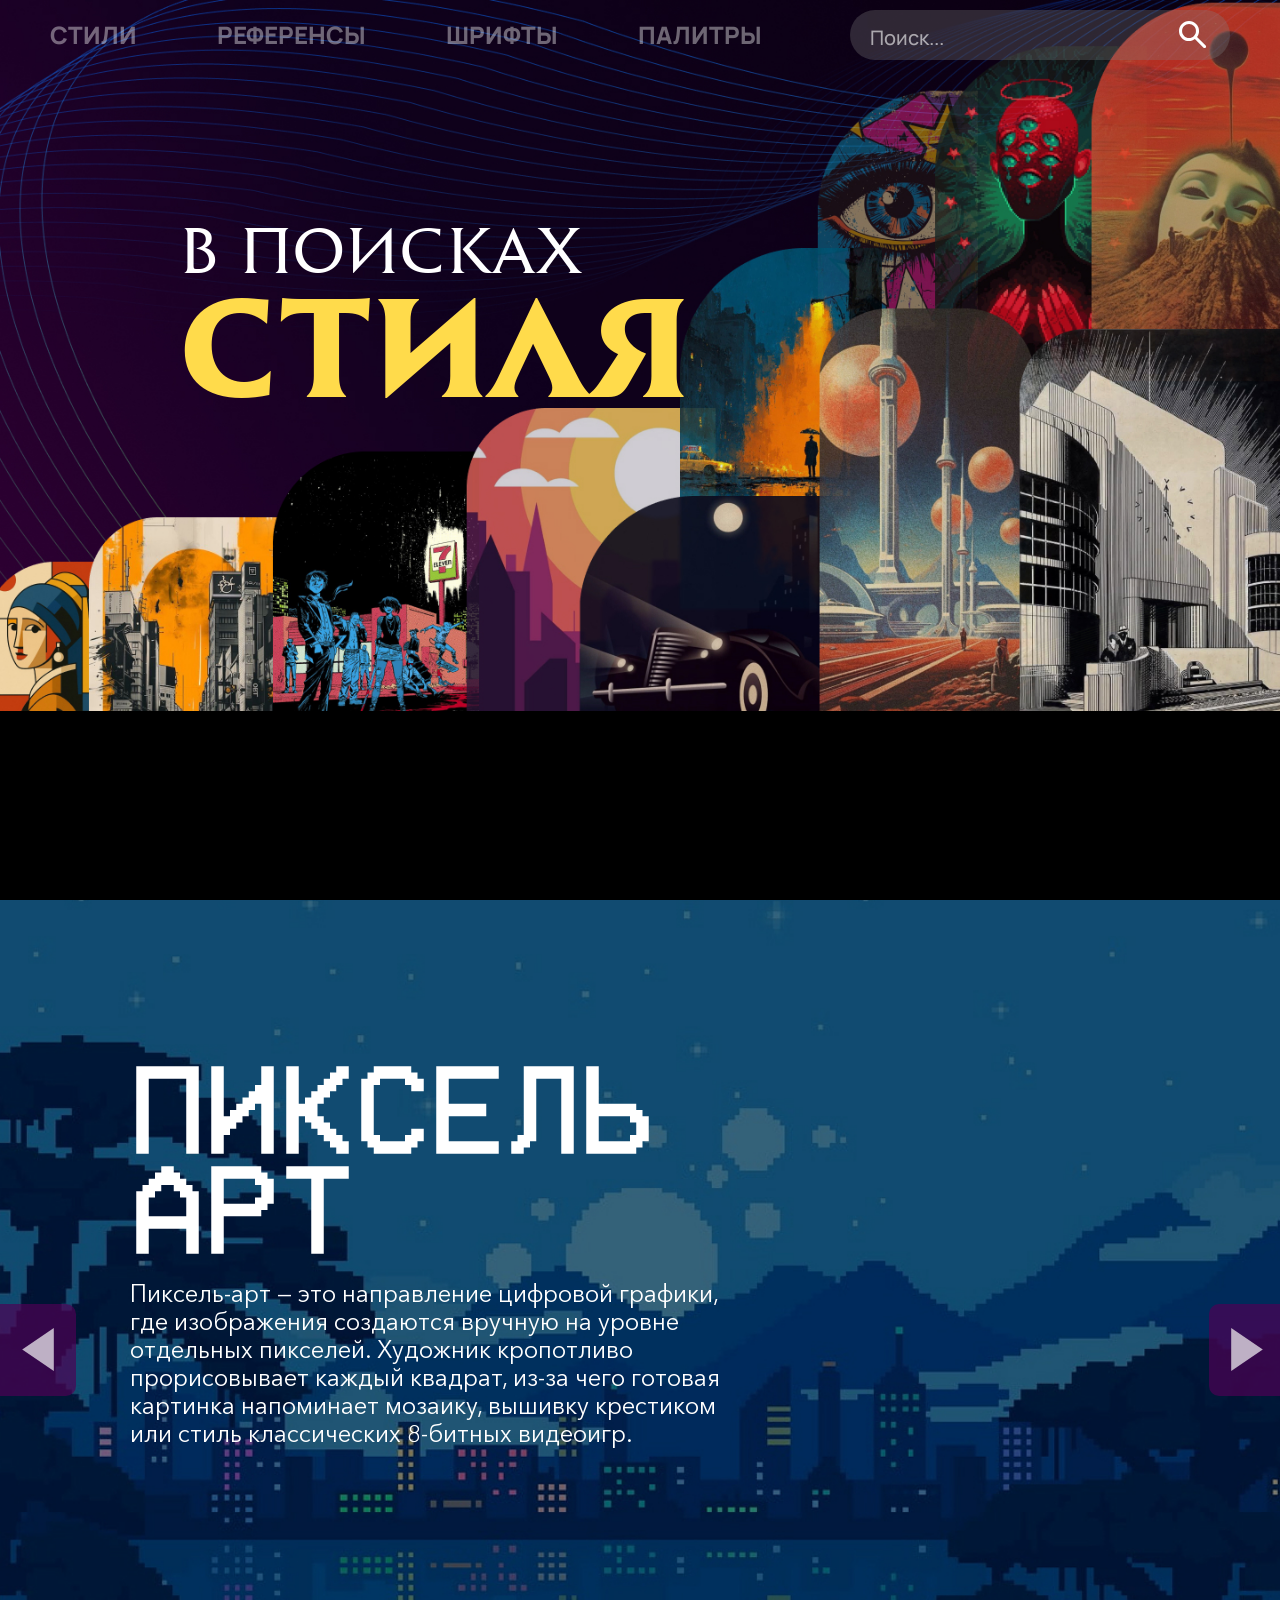
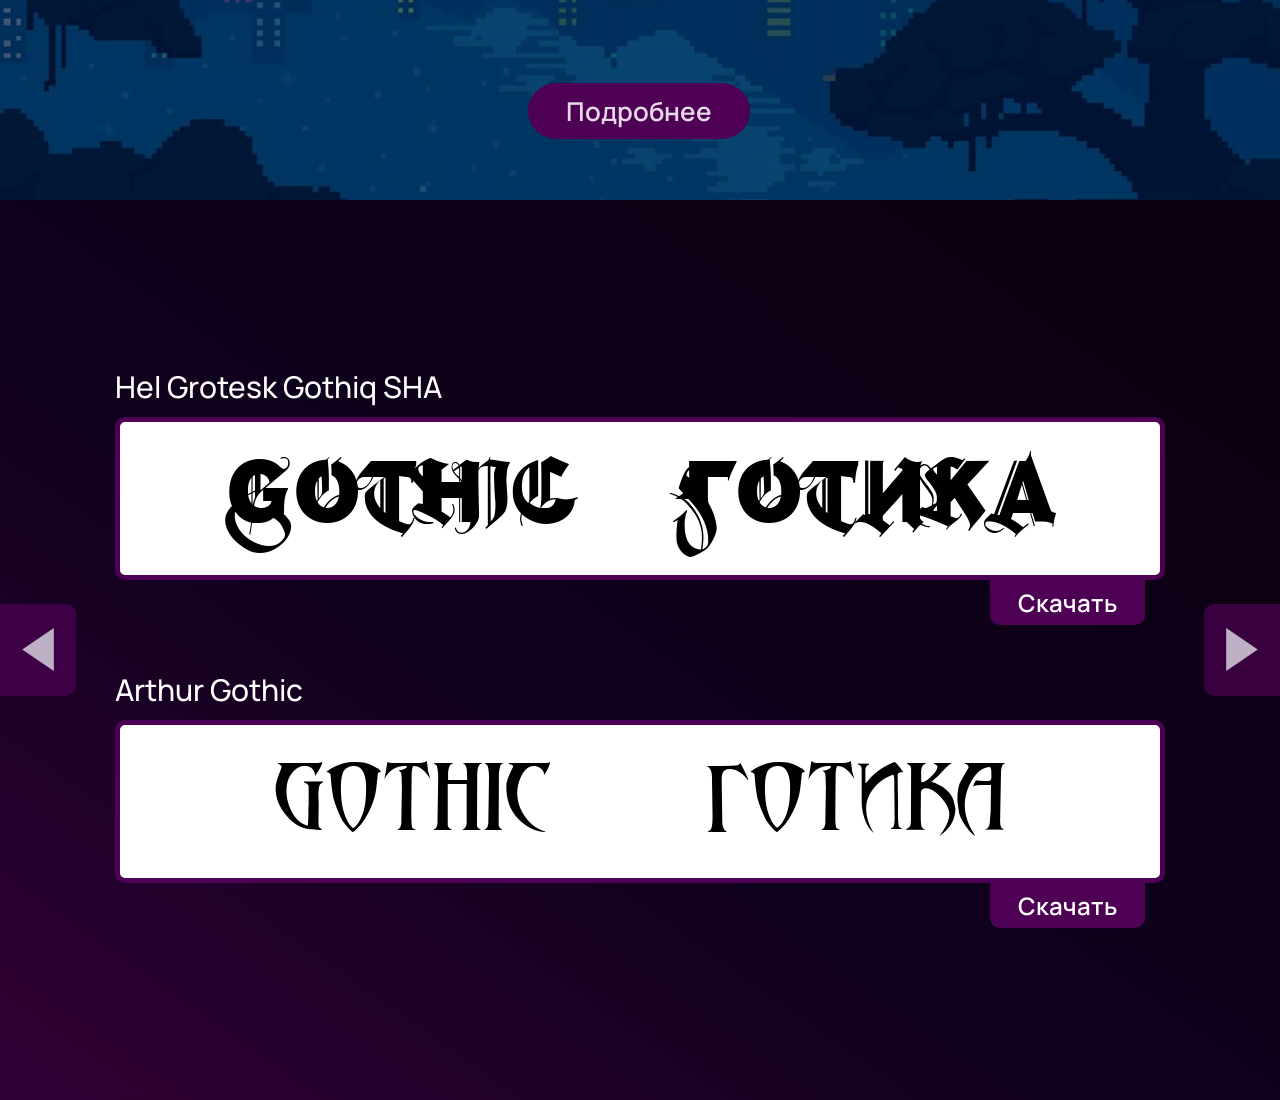
<file: index.html>
<!doctype html>
<html lang="ru">
  <head>
    <meta charset="UTF-8" />
    <meta name="viewport" content="width=device-width, initial-scale=1.0" />
    <title>В поисках стиля</title>
    <link rel="stylesheet" href="styles/null.css" />
    <link rel="stylesheet" href="styles/main.css" />
  </head>
  <body>
    <menu>
      <nav>
        <ul>
          <li><a href="#pages">СТИЛИ</a></li>
          <li><a href="#">РЕФЕРЕНСЫ</a></li>
          <li><a href="#fonts">ШРИФТЫ</a></li>
          <li><a href="#">ПАЛИТРЫ</a></li>
        </ul>
      </nav>
      <div class="search-container">
        <div class="search-box">
          <input
            type="text"
            id="searchInput"
            placeholder="Поиск..."
            autocomplete="off"
          />
          <button id="searchBtn">
            <img src="img/main_page/main_screen/Lupa.svg" alt="Поиск" />
          </button>
        </div>
        <ul id="suggestions" class="suggestions-list"></ul>
      </div>
    </menu>

    <header>
      <div>
        <p class="header_p1">В ПОИСКАХ</p>
        <p class="header_p2">СТИЛЯ</p>
      </div>
    </header>

    <section class="pages" id="pages">
      <div class="slider-container">
        <div class="slider-wrapper">
          <!-- Слайд 1: Пиксель арт -->
          <div class="slide pixelArt">
            <h2>ПИКСЕЛЬ<br />АРТ</h2>
            <p>
              Пиксель-арт — это направление цифровой графики, где изображения
              создаются вручную на уровне отдельных пикселей. Художник
              кропотливо прорисовывает каждый квадрат, из-за чего готовая
              картинка напоминает мозаику, вышивку крестиком или стиль
              классических 8-битных видеоигр.
            </p>
            <button>Подробнее</button>
          </div>
          <!-- Слайд 2: Готика -->
          <div class="slide goth">
            <h2>ГОТИКА</h2>
            <p>
              Готический художественный стиль — это направление в европейском
              искусстве (преимущественно архитектуре, живописи и скульптуре)
              средних веков, которое зародилось в середине XII века и
              доминировало до XV–XVI веков. Этот стиль характеризуется особой
              мрачной эстетикой, устремленностью ввысь, причудливостью форм и
              тесной связью с религиозными и мистическими темами.
            </p>
            <button><a href="goth.html">Подробнее</a></button>
          </div>
          <!-- Слайд 3: Нуар -->
          <div class="slide noir">
            <div>
              <h2>НУАР</h2>
              <p>
                Визуальный стиль нуар — это эстетика мрачных криминальных драм,
                зародившаяся в американском кино 1940-х годов. Для него
                характерен глубокий пессимизм, а главными инструментами
                выразительности выступают резкие контрасты света и тени,
                нагнетающие атмосферу недоверия и одиночества.
              </p>
            </div>
            <img src="img/noir/main_screen/main.jpg" alt="" />
            <button><a href="noir.html">Подробнее</a></button>
          </div>
        </div>
      </div>

      <button class="slider-btn prev-btn">
        <img src="img/main_page/leftBtn.svg" alt="Назад" />
      </button>
      <button class="slider-btn next-btn">
        <img src="img/main_page/rightBtn.svg" alt="Вперёд" />
      </button>
    </section>

    <section class="fonts" id="fonts">
      <div class="slider-container fonts-slider">
        <div class="slider-wrapper fonts-wrapper">
          <div class="slide fonts-slide">
            <div class="fonts_fonts">
              <div class="font_1">
                <h3>Hel Grotesk Gothiq SHA</h3>
                <div class="font_goth">
                  <p>GOTHIC</p>
                  <p>ГОТИКА</p>
                </div>
                <button class="download">
                  <a
                    href="fonts/Hel Grotesk Gothic SHA.zip"
                    download="Hel Grotesk Gothic SHA.zip"
                    >Скачать</a
                  >
                </button>
              </div>
              <div class="font_2">
                <h3>Arthur Gothic</h3>
                <div class="font_goth">
                  <p>GOTHIC</p>
                  <p>ГОТИКА</p>
                </div>
                <button class="download">
                  <a href="fonts/Arthur Gothic.zip" download="Arthur Gothic.zip"
                    >Скачать</a
                  >
                </button>
              </div>
            </div>
          </div>
          <div class="slide fonts-slide">
            <div class="fonts_fonts2">
              <div class="font_1">
                <h3>Europeana One</h3>
                <div class="font_goth">
                  <p>NOIR</p>
                  <p>НУАР</p>
                </div>
                <button class="download">
                  <a href="fonts/Europeana.zip" download="Europeana.zip"
                    >Скачать</a
                  >
                </button>
              </div>
              <div class="font_2">
                <h3>Europeana Two</h3>
                <div class="font_goth">
                  <p>NOIR</p>
                  <p>НУАР</p>
                </div>
                <button class="download">
                  <a href="fonts/Europeana.zip" download="Europeana.zip"
                    >Скачать</a
                  >
                </button>
              </div>
            </div>
          </div>
        </div>
      </div>

      <button class="slider-btn fonts-prev">
        <img src="img/main_page/leftBtn.svg" alt="Назад" />
      </button>
      <button class="slider-btn fonts-next">
        <img src="img/main_page/rightBtn.svg" alt="Вперёд" />
      </button>
    </section>

    <script src="scripts/search.js"></script>
    <script src="scripts/slider1.js"></script>
    <script src="scripts/slider2.js"></script>
  </body>
</html>
</file>
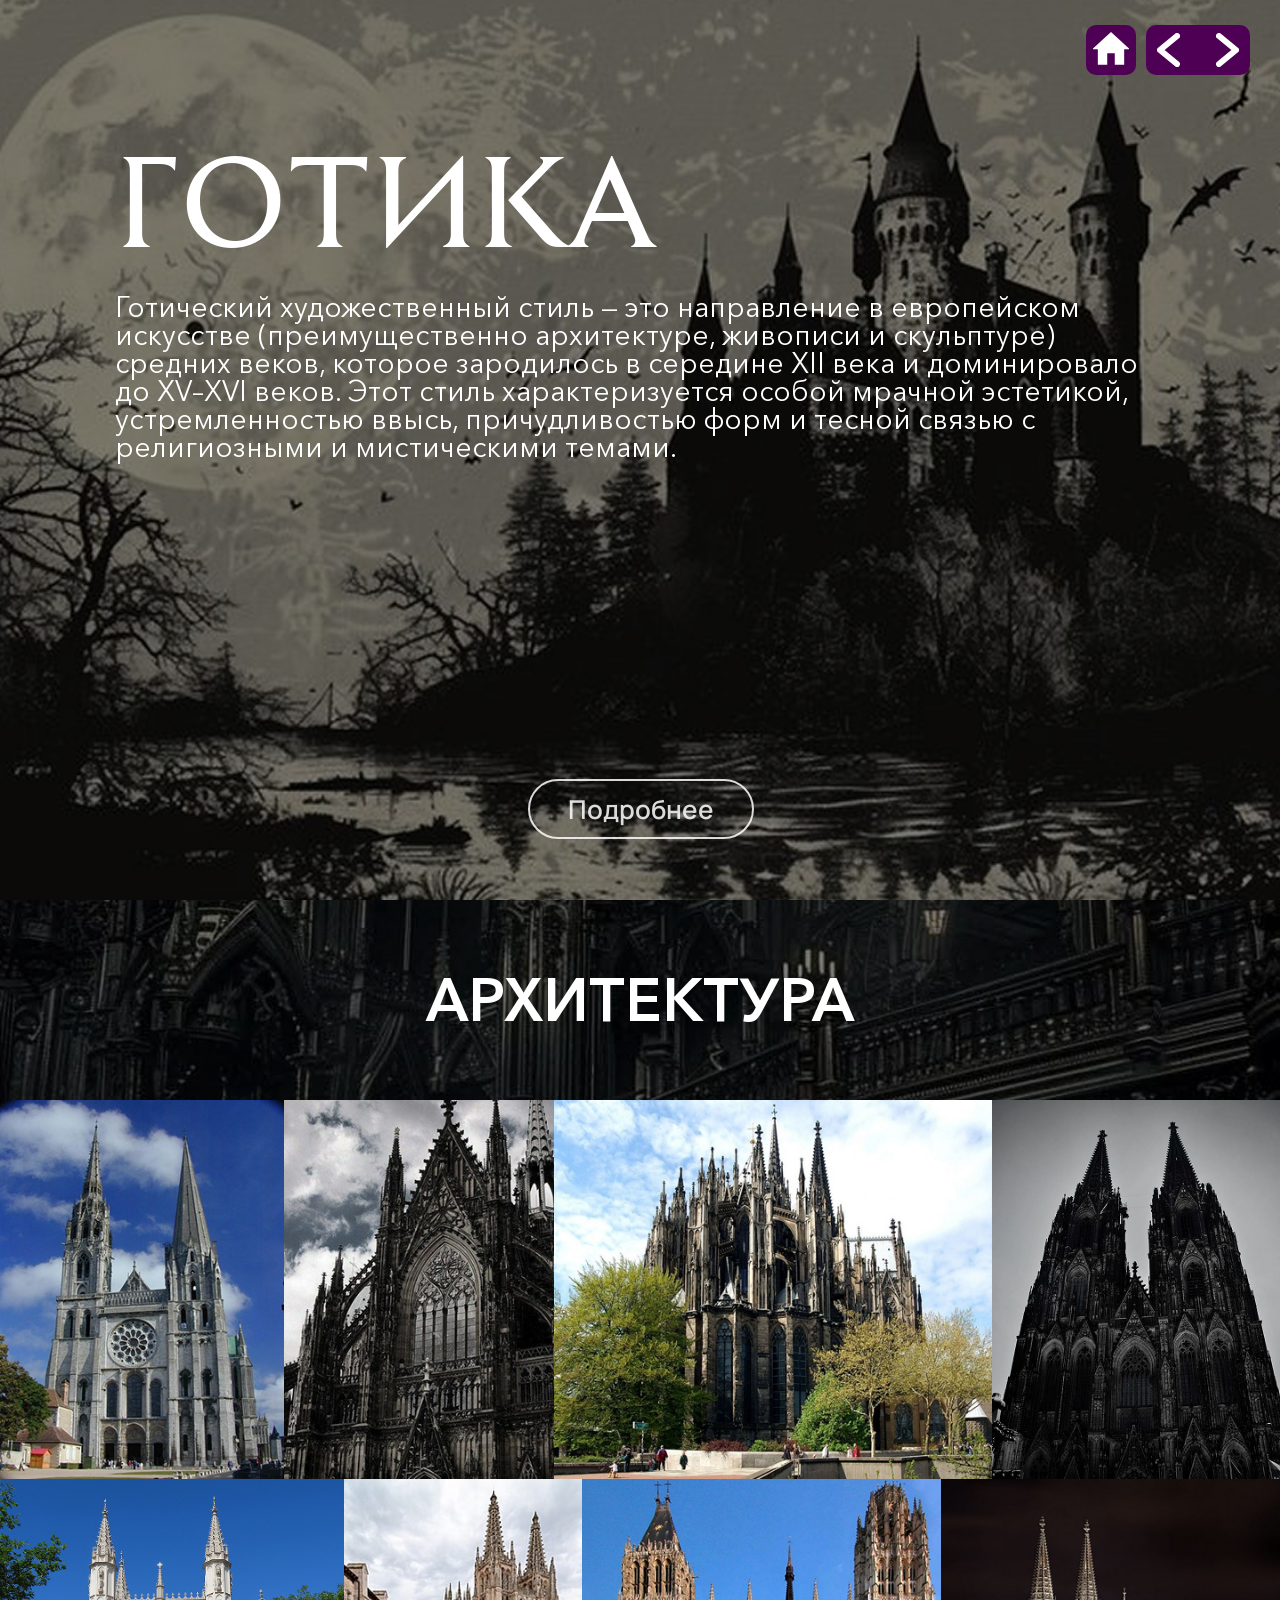
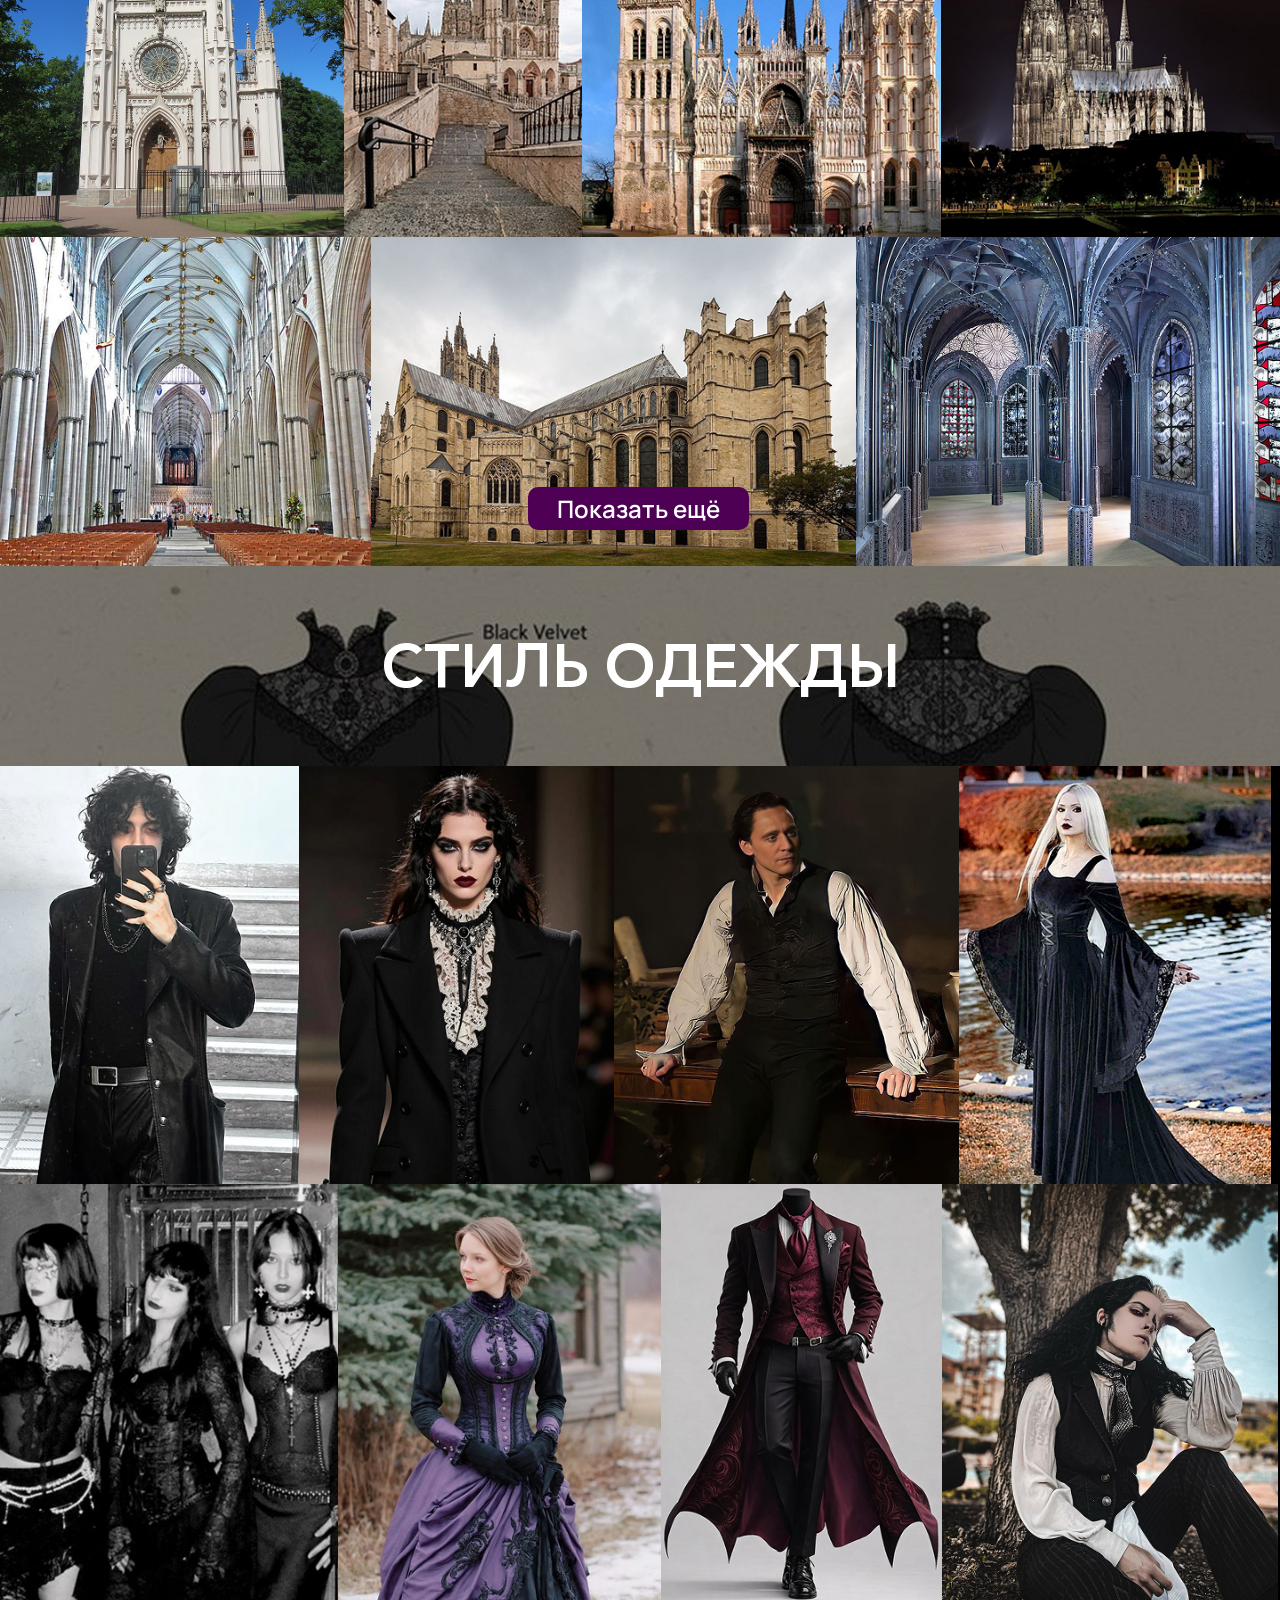
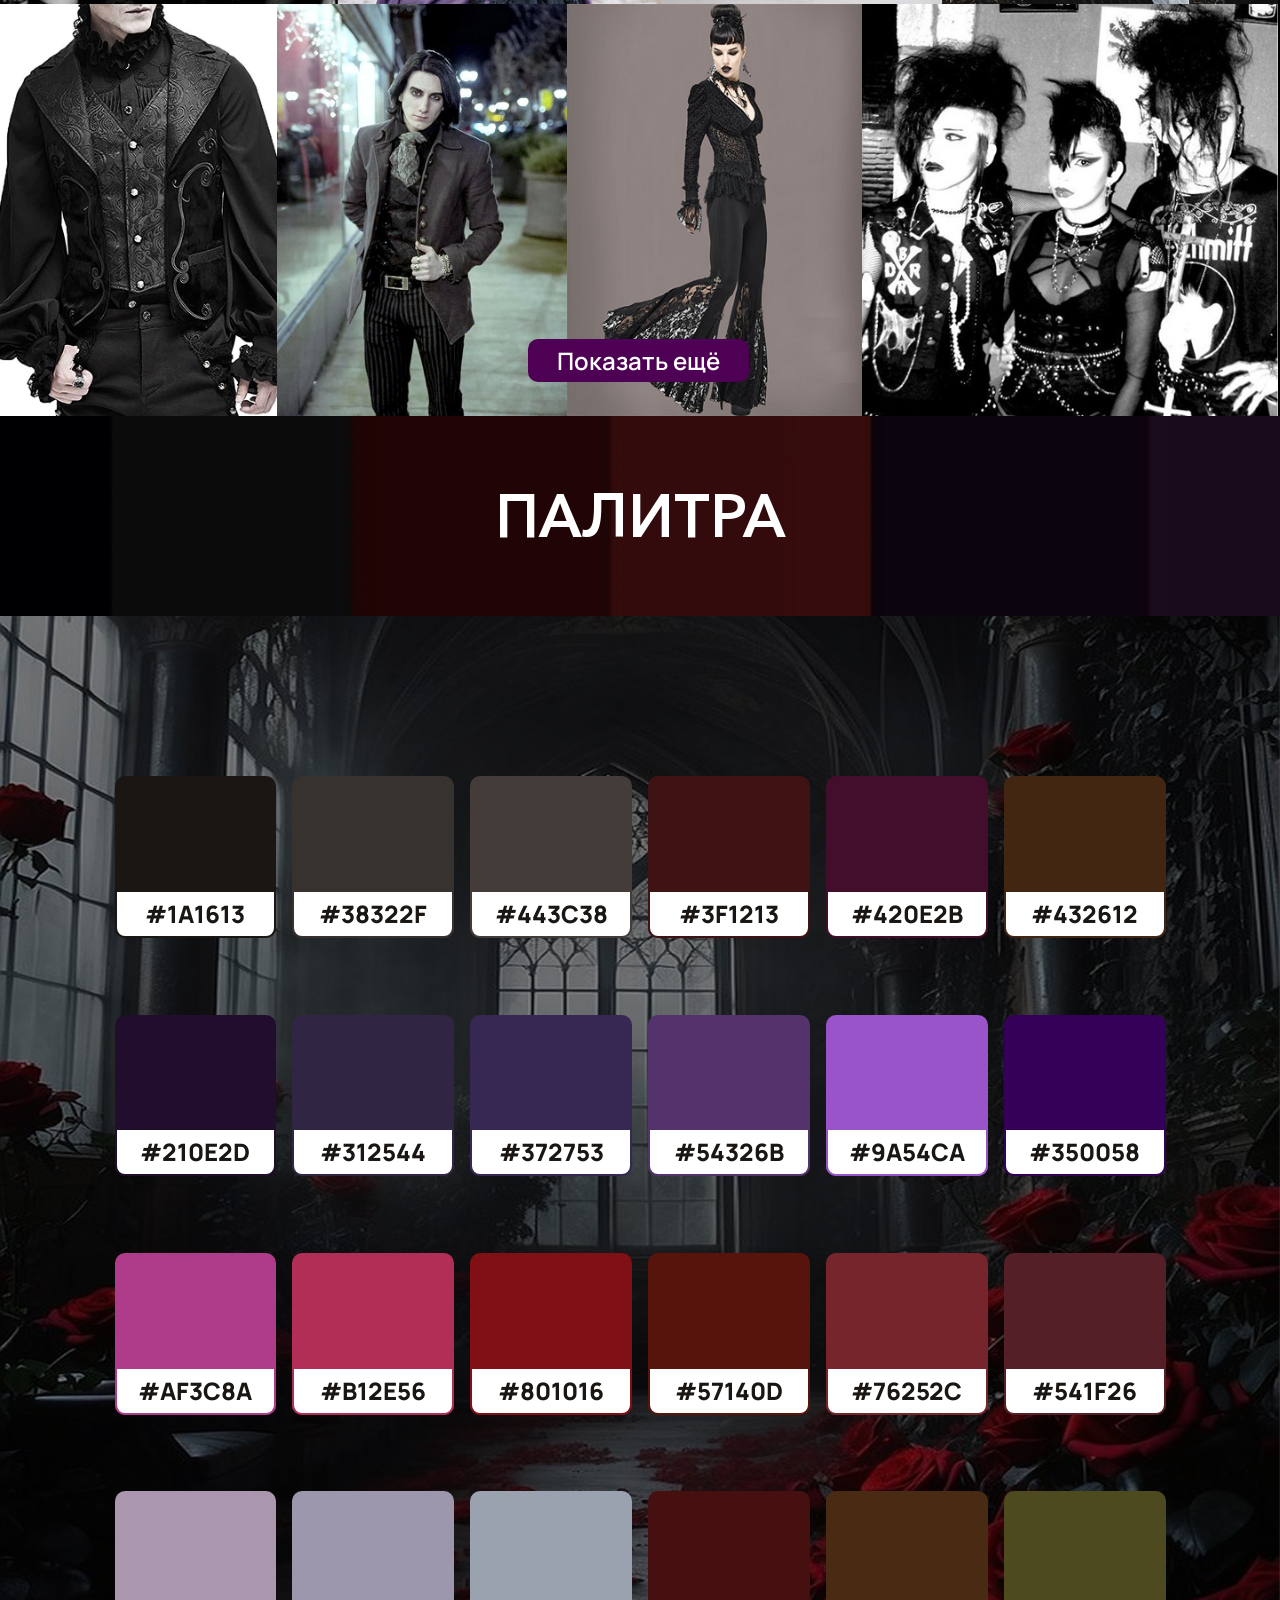
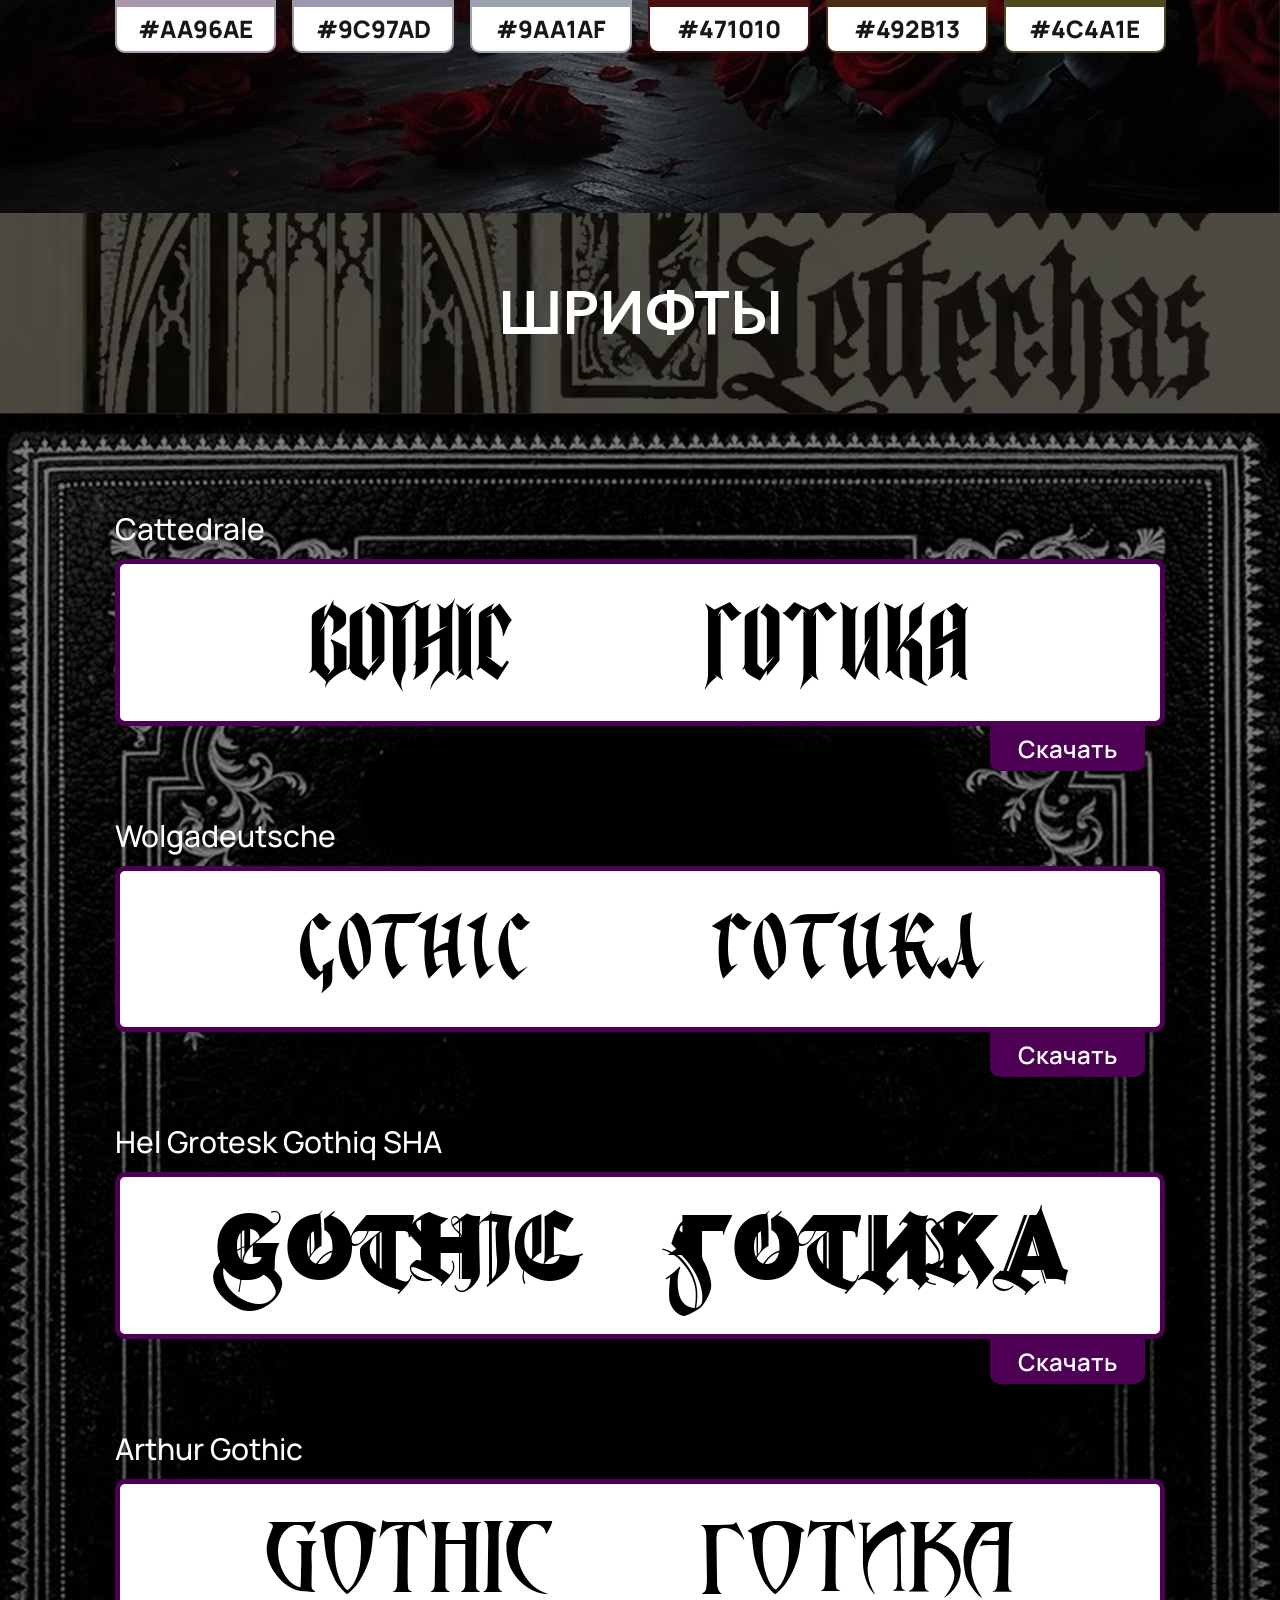
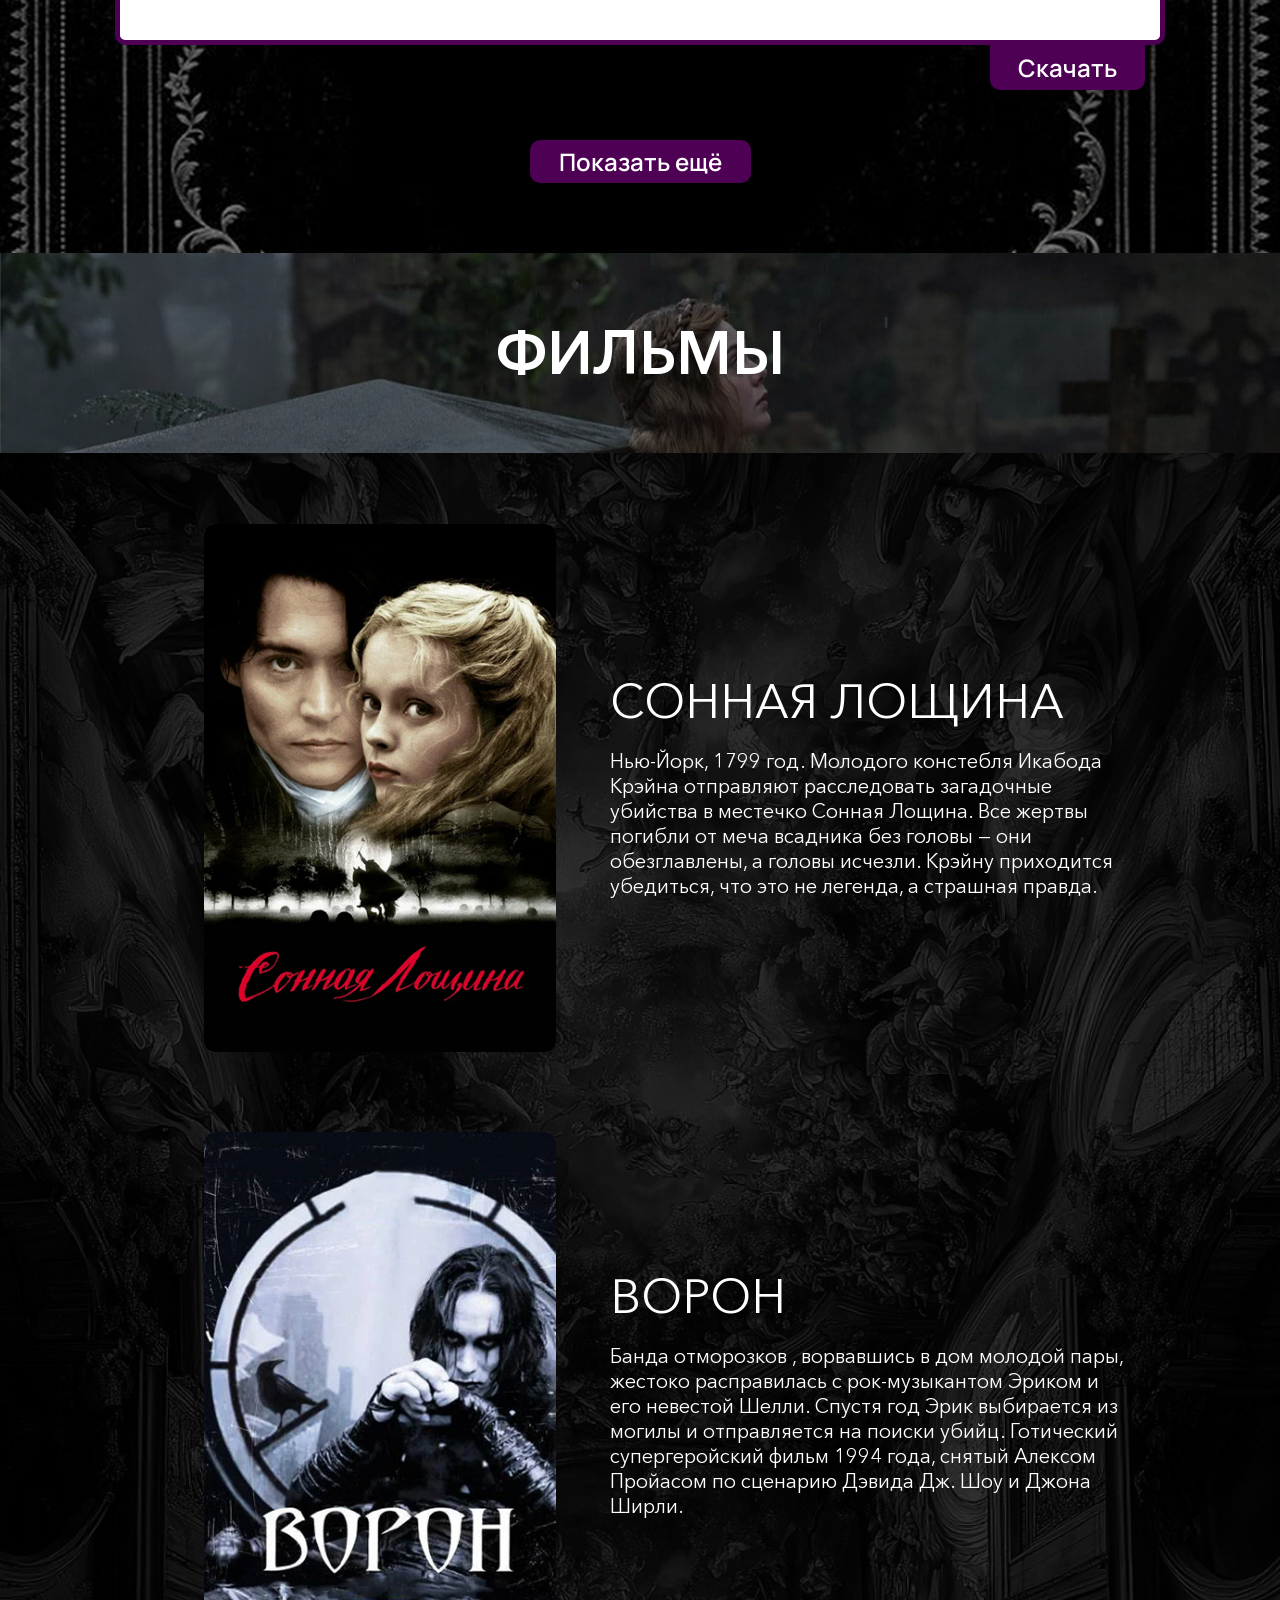
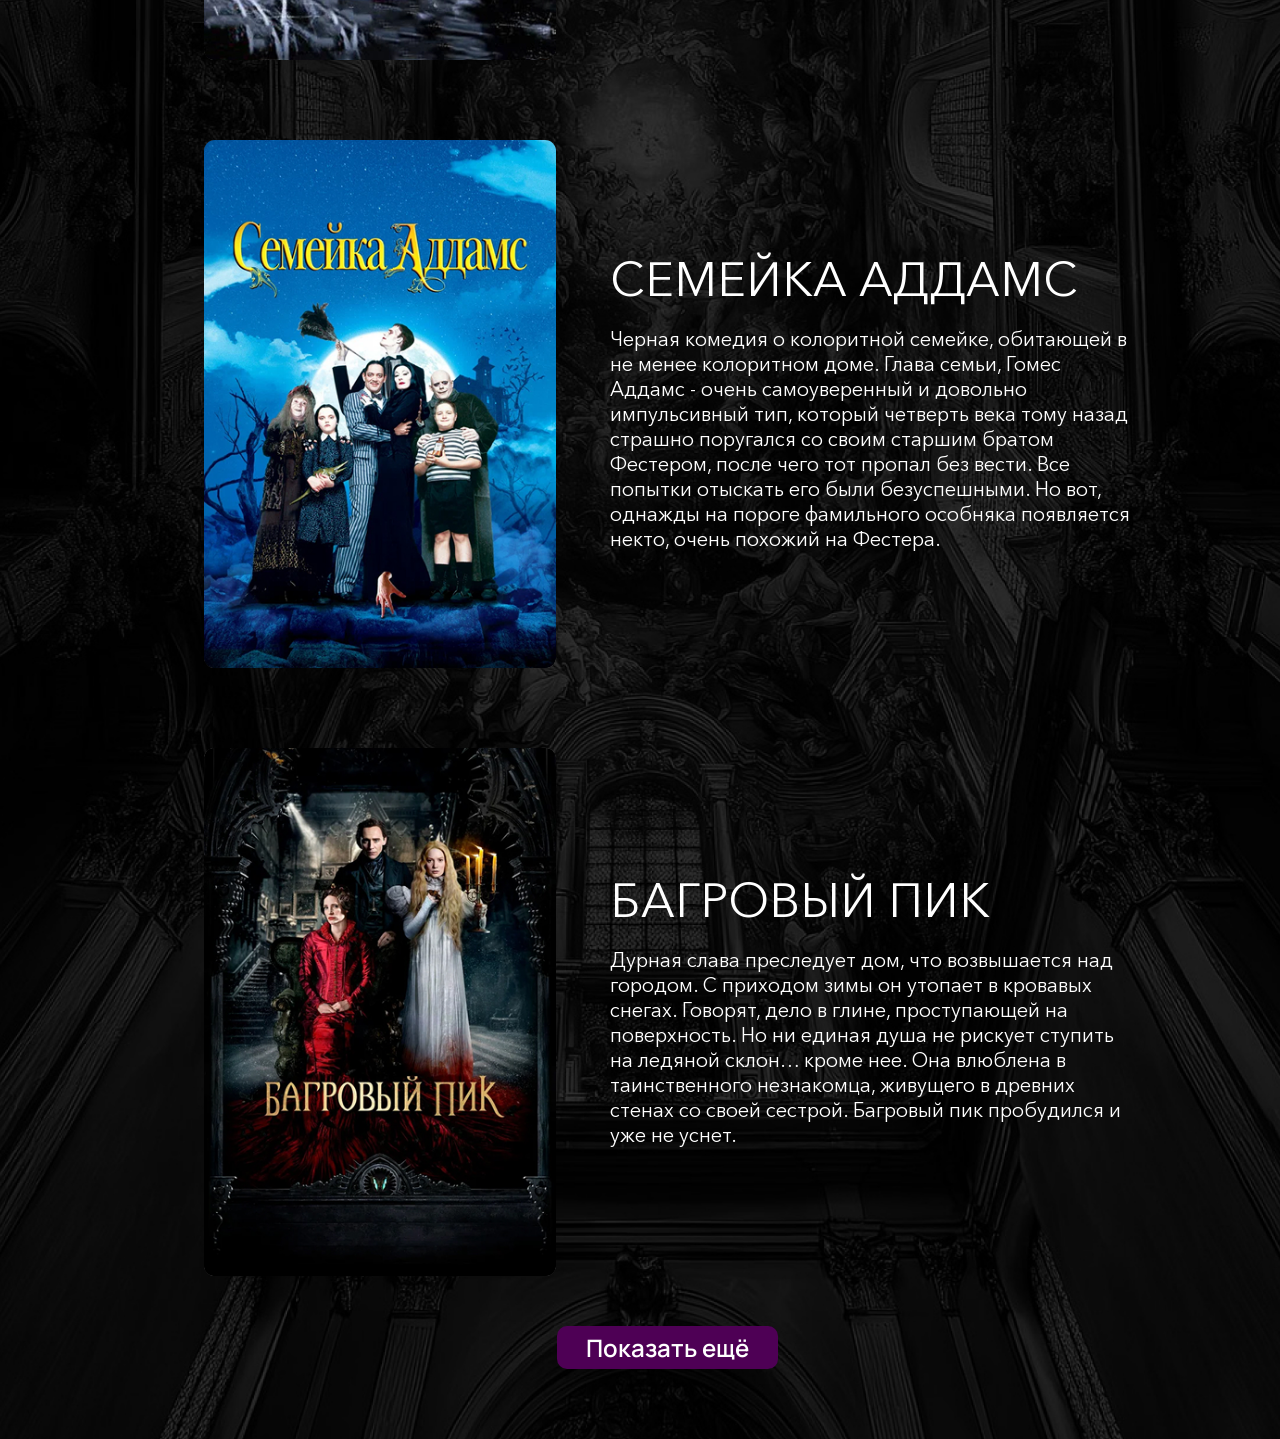
<file: goth.html>
<!doctype html>
<html lang="ru">
  <head>
    <meta charset="UTF-8" />
    <meta name="viewport" content="width=device-width, initial-scale=1.0" />
    <title>GOTH</title>
    <link rel="stylesheet" href="styles/null.css" />
    <link rel="stylesheet" href="styles/goth.css" />
  </head>
  <body>
    <menu>
        <nav>
            <button class="home"><a href="index.html"><img src="img/home.svg" alt=""></a></button>
            <div>
                <button class="left"><a href="noir.html"><img src="img/right.svg" alt=""></a></button>
                <button class="right"><a href="noir.html"><img src="img/left.svg" alt=""></a></button>
            </div>
        </nav>
    </menu>

    <header>
      <h1>ГОТИКА</h1>
      <p>
        Готический художественный стиль — это направление в европейском
        искусстве (преимущественно архитектуре, живописи и скульптуре) средних
        веков, которое зародилось в середине XII века и доминировало до XV–XVI
        веков. Этот стиль характеризуется особой мрачной эстетикой,
        устремленностью ввысь, причудливостью форм и тесной связью с
        религиозными и мистическими темами.
      </p>
      <button>Подробнее</button>
    </header>

    <section class="arh">
      <div class="arh_h2">
        <h2>АРХИТЕКТУРА</h2>
      </div>
      <div class="arh_gallery">
        <div class="arh_gallery_1">
          <img src="img/goth/block_1/G2_P1.jpg" alt="" />
          <img src="img/goth/block_1/G2_P2.jpg" alt="" />
          <img src="img/goth/block_1/G2_P3.jpg" alt="">
          <img src="img/goth/block_1/G2_P4.jpg" alt="">
        </div>
        <div class="arh_gallery_2">
          <img src="img/goth/block_1/G2_P5.jpg" alt="" />
          <img src="img/goth/block_1/G2_P6.jpg" alt="" />
          <img src="img/goth/block_1/G2_P7.jpg" alt="">
          <img src="img/goth/block_1/G2_P8.jpg" alt="">
        </div>
        <div class="arh_gallery_3">
          <img src="img/goth/block_1/G2_P9.jpg" alt="" />
          <img src="img/goth/block_1/G2_P10.jpg" alt="" />
          <img src="img/goth/block_1/G2_P11.jpg" alt="">
        </div>
        <button class="btn_more">Показать ещё</button>
      </div>
    </section>

    <section class="style">
      <div class="style_h2">
        <h2>СТИЛЬ ОДЕЖДЫ</h2>
      </div>
      <div class="style_gallery">
        <div class="style_gallery_1">
          <img src="img/goth/block_2/G3_P1.jpg" alt="" />
          <img src="img/goth/block_2/G3_P2.jpg" alt="" />
          <img src="img/goth/block_2/G3_P3.jpg" alt="" />
          <img src="img/goth/block_2/G3_P4.jpg" alt="" />
        </div>
        <div class="style_gallery_2">
          <img src="img/goth/block_2/G3_P5.jpg" alt="" />
          <img src="img/goth/block_2/G3_P6.jpg" alt="" />
          <img src="img/goth/block_2/G3_P7.jpg" alt="" />
          <img src="img/goth/block_2/G3_P8.jpg" alt="" />
        </div>
        <div class="style_gallery_3">
          <img src="img/goth/block_2/G3_P9.jpg" alt="" />
          <img src="img/goth/block_2/G3_P10.jpg" alt="" />
          <img src="img/goth/block_2/G3_P11.jpg" alt="" />
          <img src="img/goth/block_2/G3_P12.jpg" alt="" />
        </div>
        <button class="btn_more">Показать ещё</button>
      </div>
    </section>

    <section class="palette">
      <div class="palette_h2">
        <h2>ПАЛИТРА</h2>
      </div>
      <div class="palette_colors">
        <div class="palette_grid">
          <div class="color_card" style="--color: #1a1613">
            <span class="color_label">#1A1613</span>
          </div>
          <div class="color_card" style="--color: #38322f">
            <span class="color_label">#38322F</span>
          </div>
          <div class="color_card" style="--color: #443c38">
            <span class="color_label">#443C38</span>
          </div>
          <div class="color_card" style="--color: #3f1213">
            <span class="color_label">#3F1213</span>
          </div>
          <div class="color_card" style="--color: #420e2b">
            <span class="color_label">#420E2B</span>
          </div>
          <div class="color_card" style="--color: #432612">
            <span class="color_label">#432612</span>
          </div>

          <div class="color_card" style="--color: #210e2d">
            <span class="color_label">#210E2D</span>
          </div>
          <div class="color_card" style="--color: #312544">
            <span class="color_label">#312544</span>
          </div>
          <div class="color_card" style="--color: #372753">
            <span class="color_label">#372753</span>
          </div>
          <div class="color_card" style="--color: #54326b">
            <span class="color_label">#54326B</span>
          </div>
          <div class="color_card" style="--color: #9a54ca">
            <span class="color_label">#9A54CA</span>
          </div>
          <div class="color_card" style="--color: #350058">
            <span class="color_label">#350058</span>
          </div>

          <div class="color_card" style="--color: #af3c8a">
            <span class="color_label">#AF3C8A</span>
          </div>
          <div class="color_card" style="--color: #b12e56">
            <span class="color_label">#B12E56</span>
          </div>
          <div class="color_card" style="--color: #801016">
            <span class="color_label">#801016</span>
          </div>
          <div class="color_card" style="--color: #57140d">
            <span class="color_label">#57140D</span>
          </div>
          <div class="color_card" style="--color: #76252c">
            <span class="color_label">#76252C</span>
          </div>
          <div class="color_card" style="--color: #541f26">
            <span class="color_label">#541F26</span>
          </div>

          <div class="color_card" style="--color: #aa96ae">
            <span class="color_label">#AA96AE</span>
          </div>
          <div class="color_card" style="--color: #9c97ad">
            <span class="color_label">#9C97AD</span>
          </div>
          <div class="color_card" style="--color: #9aa1af">
            <span class="color_label">#9AA1AF</span>
          </div>
          <div class="color_card" style="--color: #471010">
            <span class="color_label">#471010</span>
          </div>
          <div class="color_card" style="--color: #492b13">
            <span class="color_label">#492B13</span>
          </div>
          <div class="color_card" style="--color: #4c4a1e">
            <span class="color_label">#4C4A1E</span>
          </div>
        </div>
      </div>
    </section>

    <section class="fonts">
      <div class="fonts_h2">
        <h2>ШРИФТЫ<h2>
      </div>
      <div class="fonts_fonts">
        <div class="font_1">
          <h3>Cattedrale</h3>
          <div class="font_goth">
            <p>GOTHIC</p>
            <p>ГОТИКА</p>
          </div>
          <button class="download"><a href="fonts/Cattedrale.zip" download="Cattedrale.zip">Скачать</a></button>
        </div>

        <div class="font_2">
          <h3>Wolgadeutsche</h3>
          <div class="font_goth">
            <p>GOTHIC</p>
            <p>ГОТИКА</p>
          </div>
          <button class="download"><a href="fonts/Wolgadeutsche.rar" download="Wolgadeutsche.rar">Скачать</a></button>
        </div>

        <div class="font_3">
          <h3>Hel Grotesk Gothiq SHA</h3>
          <div class="font_goth">
            <p>GOTHIC</p>
            <p>ГОТИКА</p>
          </div>
          <button class="download"><a href="fonts/Hel Grotesk Gothic SHA.zip" download="Hel Grotesk Gothic SHA.zip">Скачать</a></button>
        </div>

        <div class="font_4">
          <h3>Arthur Gothic</h3>
          <div class="font_goth">
            <p>GOTHIC</p>
            <p>ГОТИКА</p>
          </div>
          <button class="download"><a href="fonts/Arthur Gothic.zip" download="Arthur Gothic.zip">Скачать</a></button>
        </div>

        <button class="btn_more">Показать ещё</button>
      </div>
    </section>

    <section class="films">
      <div class="films_h2">
        <h2>ФИЛЬМЫ</h2>
      </div>

      <div class="films_films">
        <div class="film_1">
          <img src="img/goth/block_5/film1.jpg" alt="" />
          <div class="film_text">
            <h4>СОННАЯ ЛОЩИНА</h4>
            <p>Нью-Йорк, 1799 год. Молодого констебля Икабода Крэйна отправляют расследовать загадочные убийства в местечко Сонная Лощина. Все жертвы погибли от меча всадника без головы — они обезглавлены, а головы исчезли. Крэйну приходится убедиться, что это не легенда, а страшная правда.</p>
          </div>
        </div>

        <div class="film_2">
          <img src="img/goth/block_5/film2.jpg" alt="" />
          <div class="film_text">
            <h4>ВОРОН</h4>
            <p>Банда отморозков , ворвавшись в дом молодой пары, жестоко расправилась с рок-музыкантом Эриком и его невестой Шелли. Спустя год Эрик выбирается из могилы и отправляется на поиски убийц. Готический супергеройский фильм 1994 года, снятый Алексом Пройасом по сценарию Дэвида Дж. Шоу и Джона Ширли.</p>
          </div>
        </div>

        <div class="film_3">
          <img src="img/goth/block_5/film3.jpg" alt="" />
          <div class="film_text">
            <h4>СЕМЕЙКА АДДАМС</h4>
            <p>Черная комедия о колоритной семейке, обитающей в не менее колоритном доме. Глава семьи, Гомес Аддамс - очень самоуверенный и довольно импульсивный тип, который четверть века тому назад страшно поругался со своим старшим братом Фестером, после чего тот пропал без вести. Все попытки отыскать его были безуспешными. Но вот, однажды на пороге фамильного особняка появляется некто, очень похожий на Фестера.</p>
          </div>
        </div>

        <div class="film_4">
          <img src="img/goth/block_5/film4.jpg" alt="" />
          <div class="film_text">
            <h4>БАГРОВЫЙ ПИК</h4>
            <p>Дурная слава преследует дом, что возвышается над городом. С приходом зимы он утопает в кровавых снегах. Говорят, дело в глине, проступающей на поверхность. Но ни единая душа не рискует ступить на ледяной склон… кроме нее. Она влюблена в таинственного незнакомца, живущего в древних стенах со своей сестрой. Багровый пик пробудился и уже не уснет.</p>
          </div>
        </div>

        <button class="btn_more">Показать ещё</button>
      </div>
    </section>
  </body>
</html>
</file>
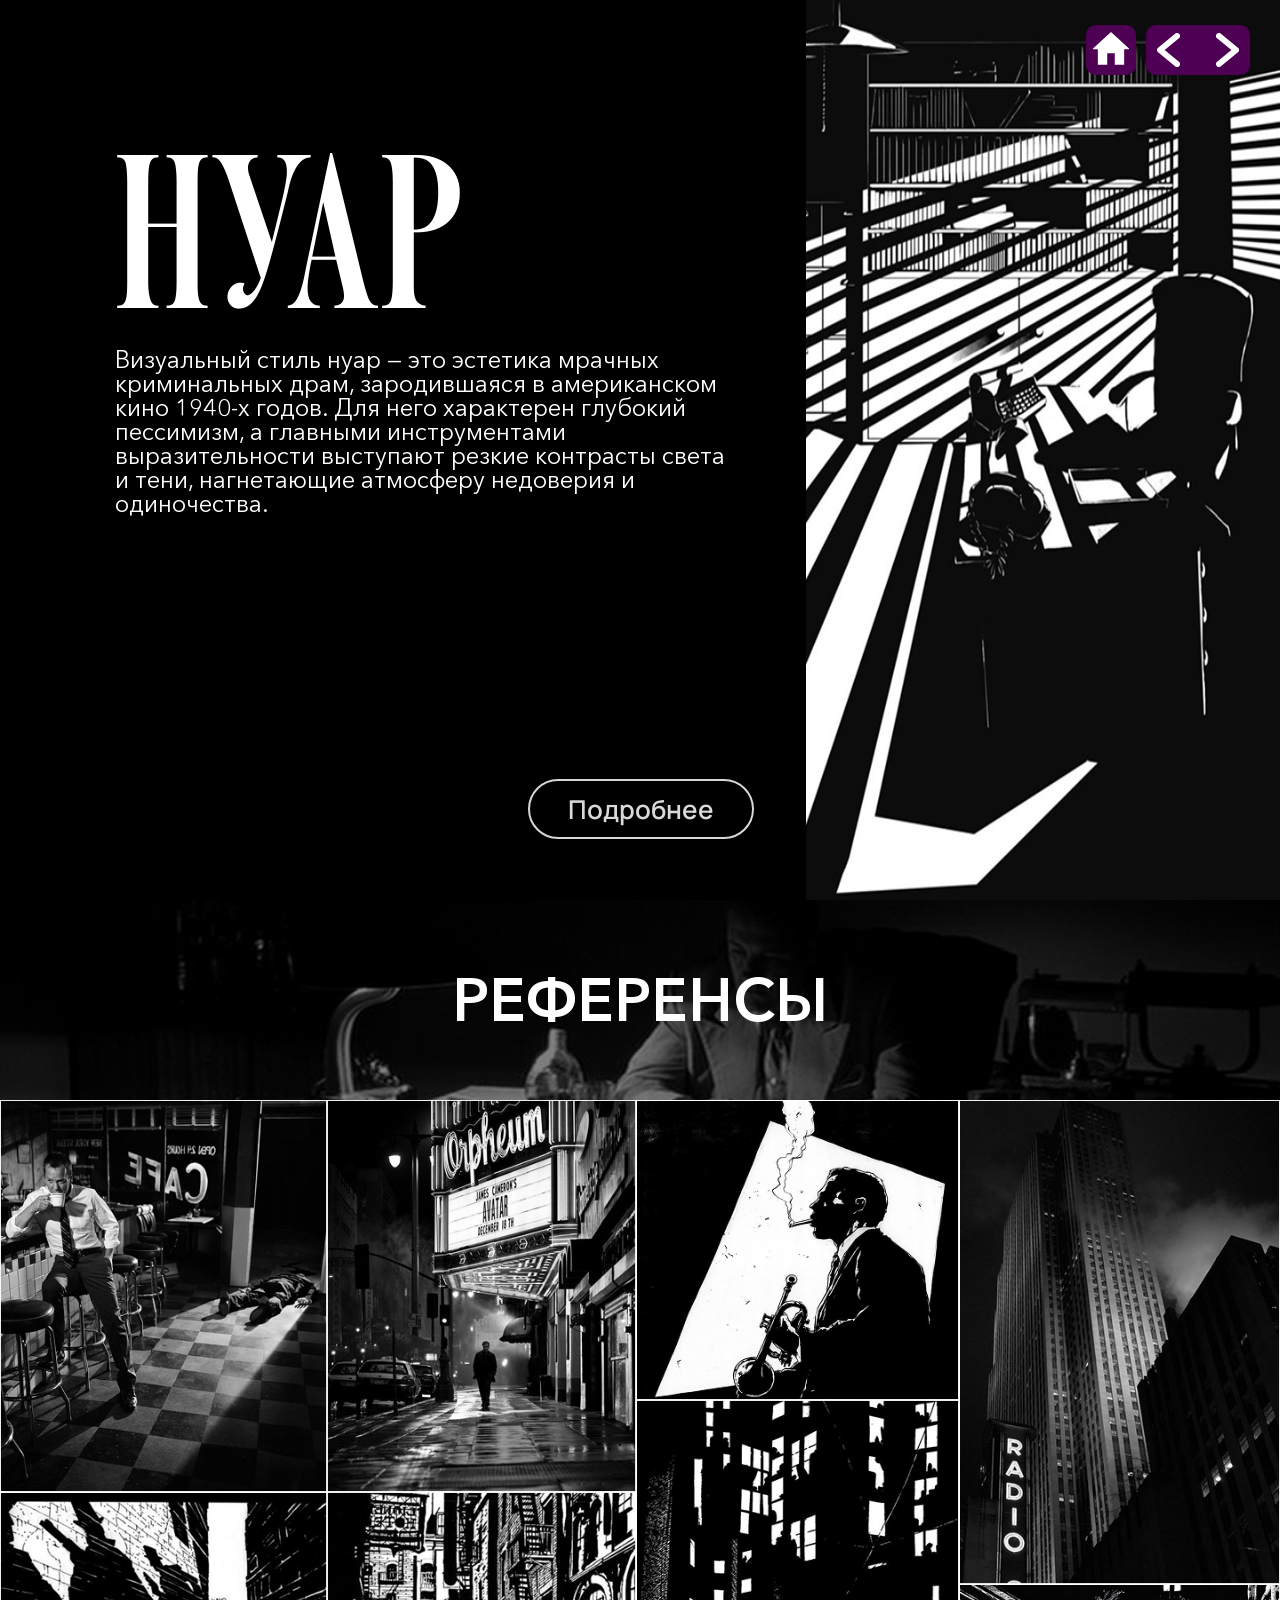
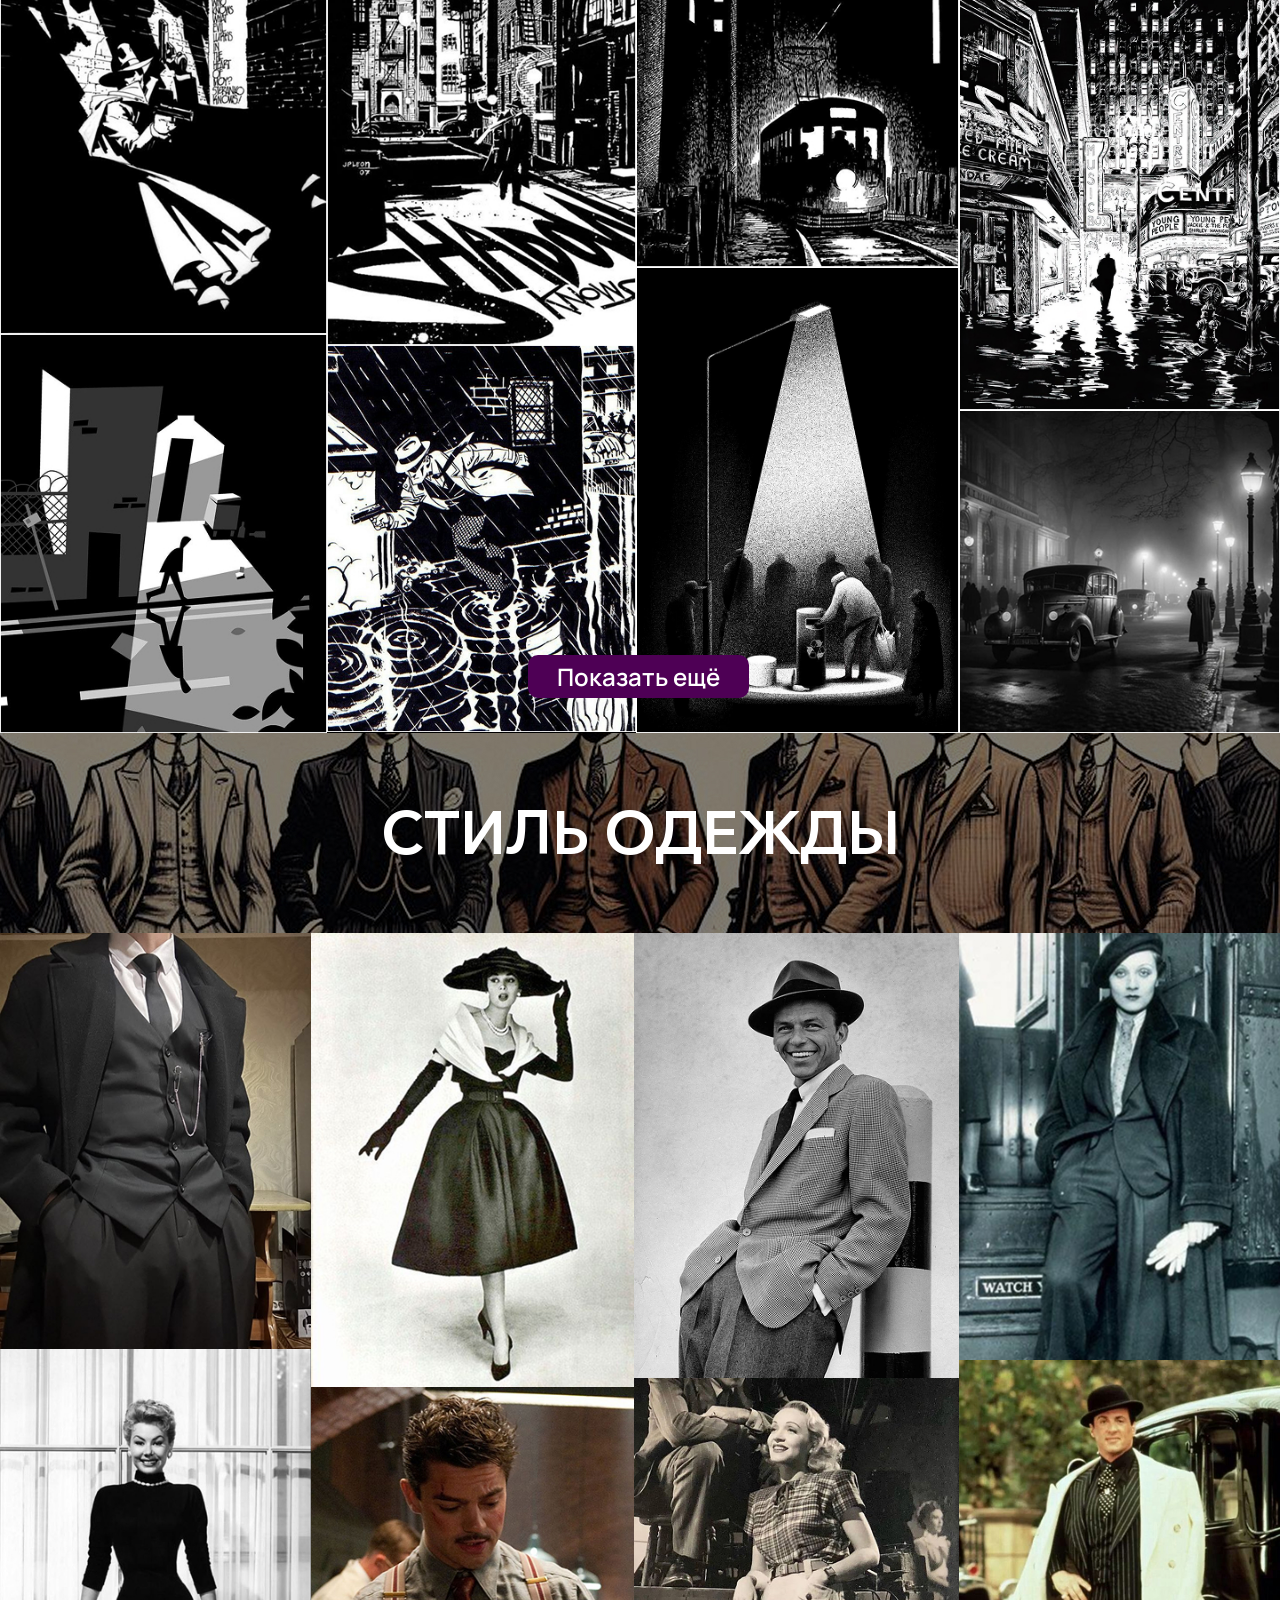
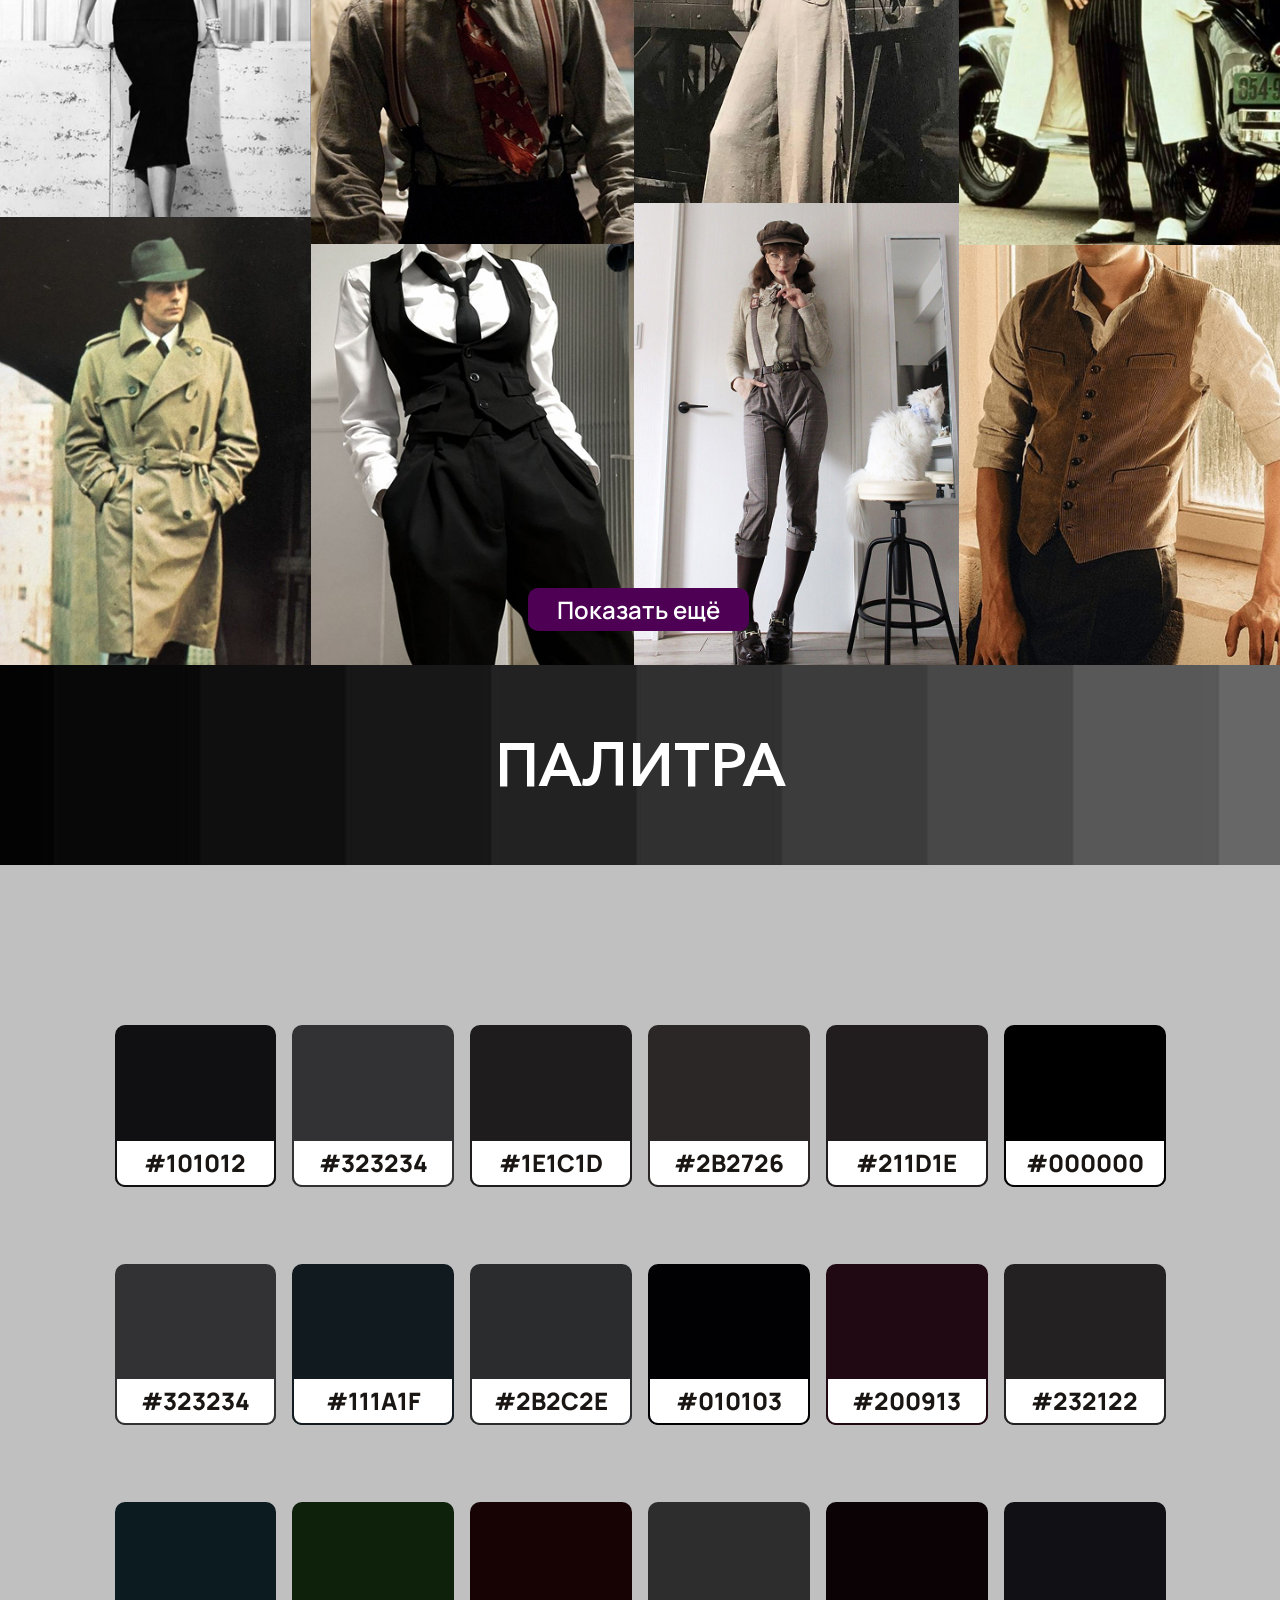
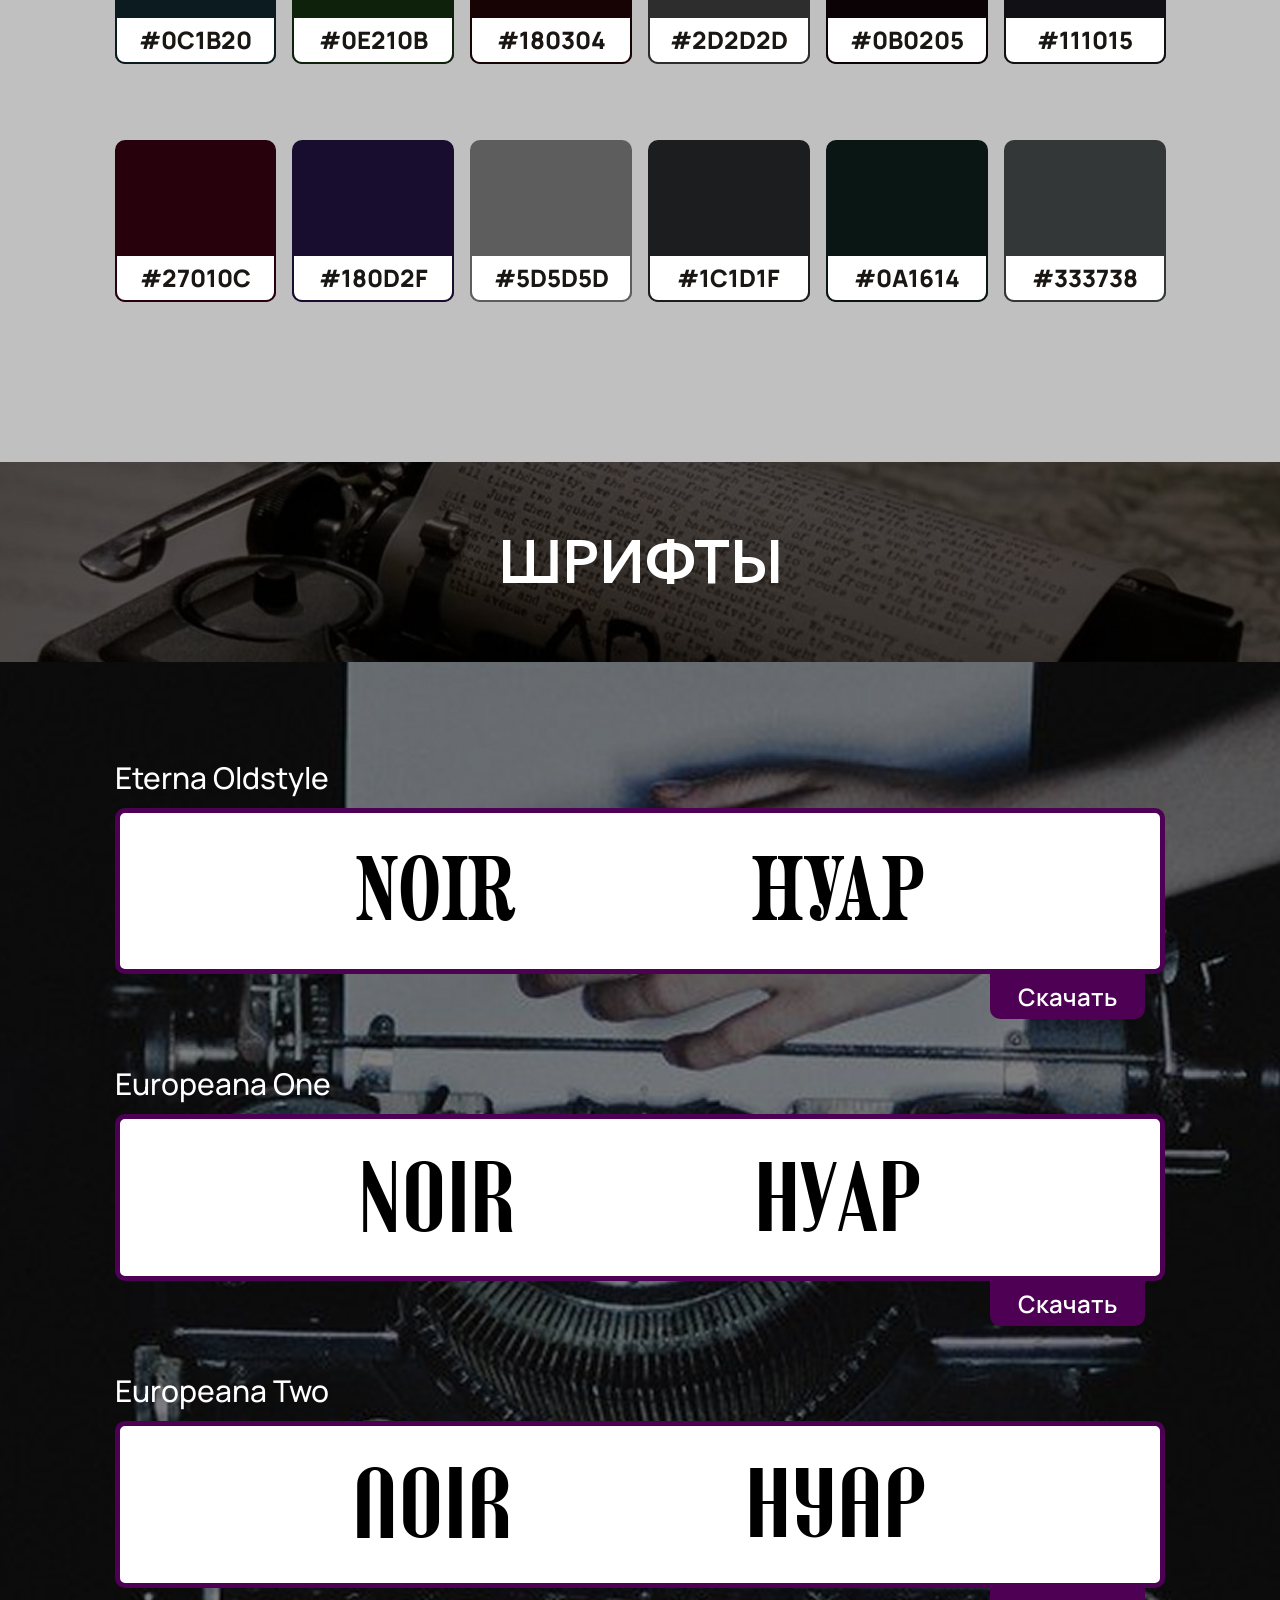
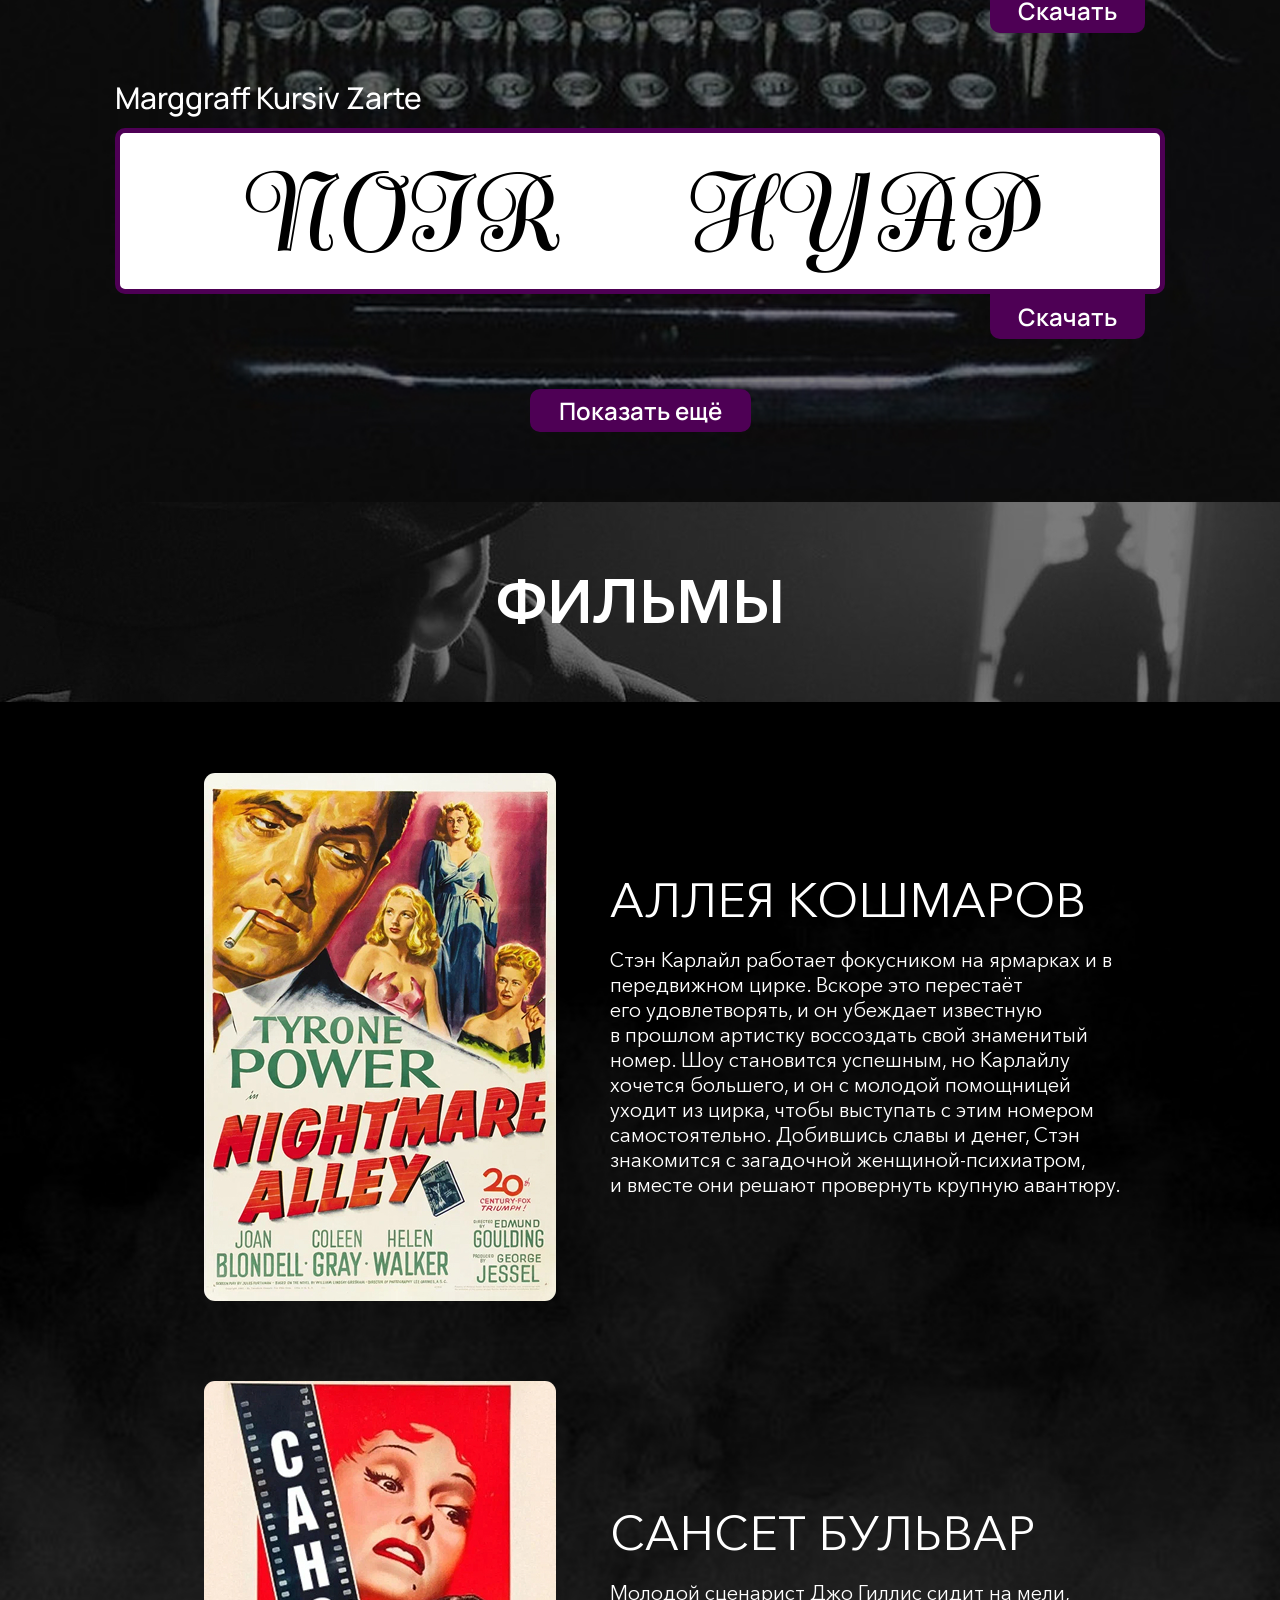
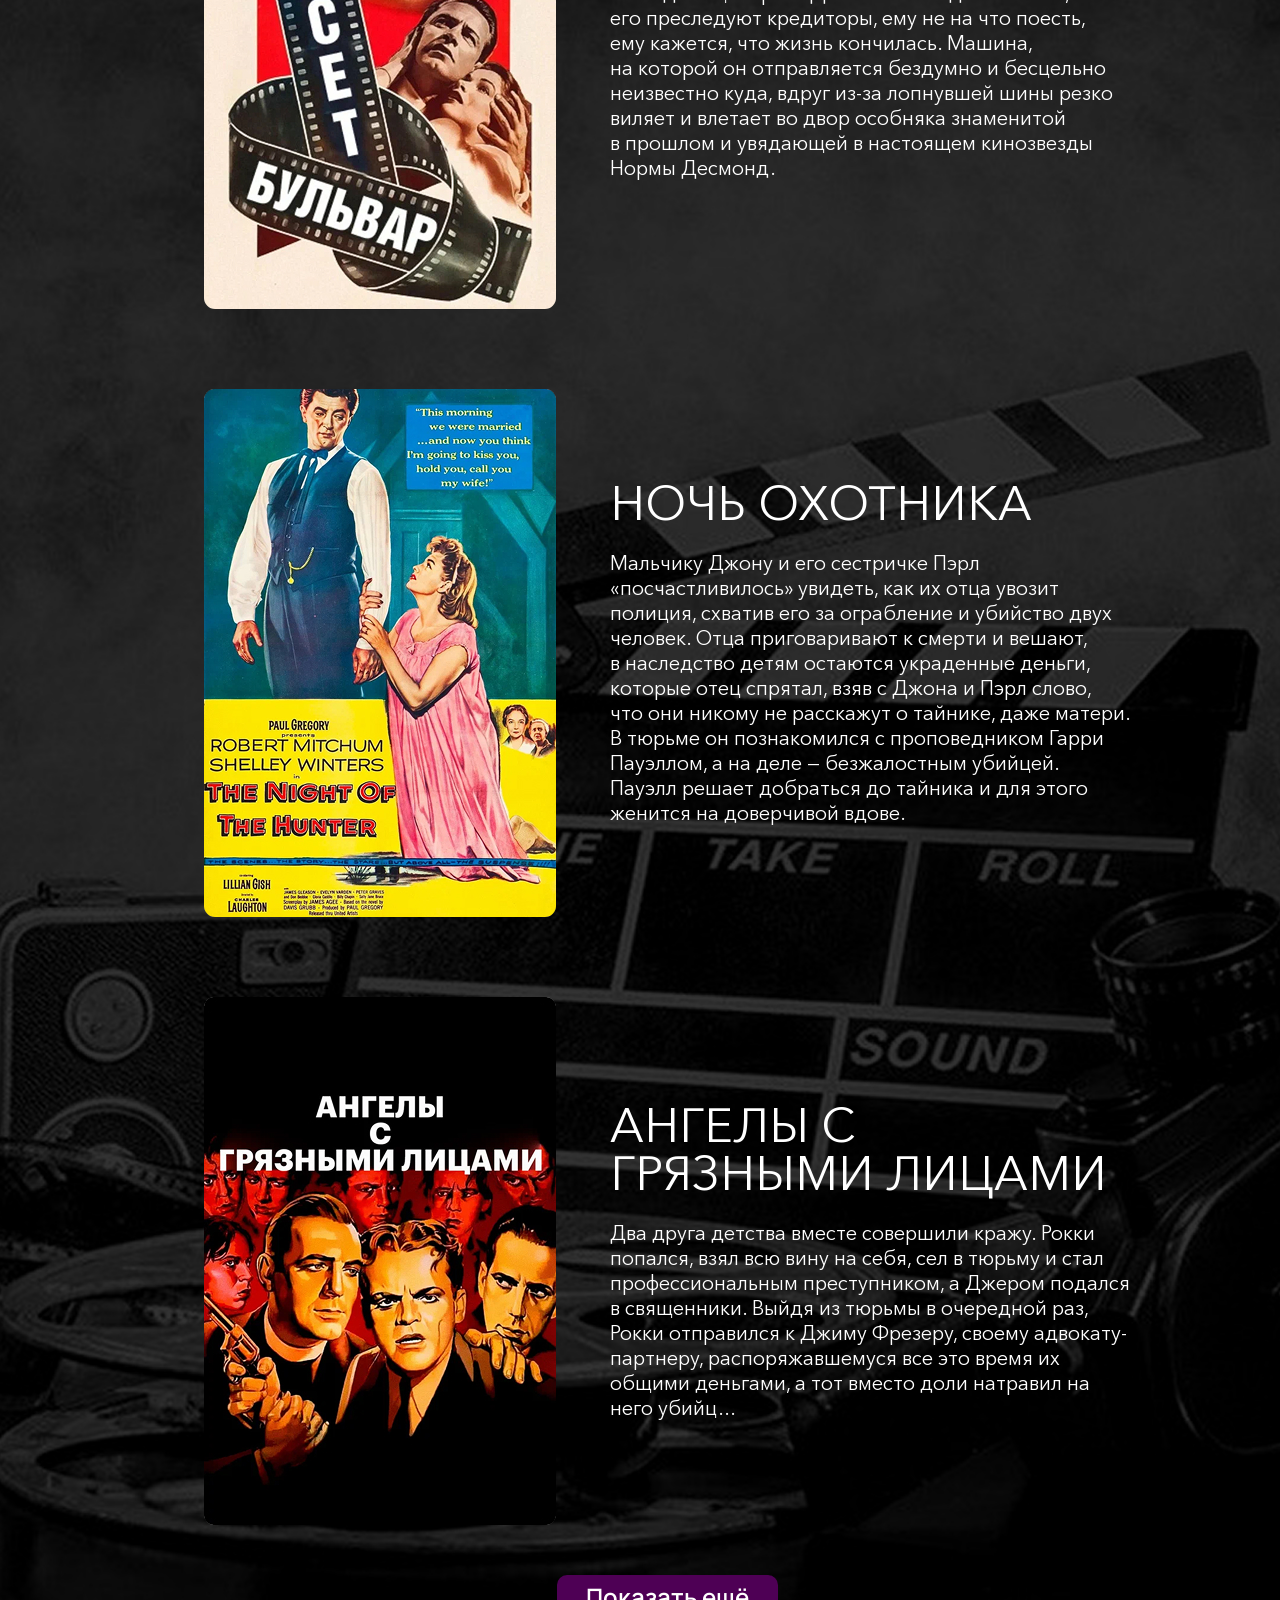
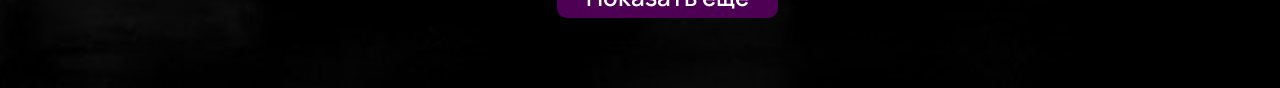
<file: noir.html>
<!doctype html>
<html lang="ru">
  <head>
    <meta charset="UTF-8" />
    <meta name="viewport" content="width=device-width, initial-scale=1.0" />
    <title>NOIR</title>
    <link rel="stylesheet" href="styles/null.css" />
    <link rel="stylesheet" href="styles/noir.css" />
  </head>
  <body>
    <menu>
        <nav>
            <button class="home"><a href="index.html"><img src="img/home.svg" alt=""></a></button>
            <div>
                <button class="left"><a href="goth.html"><img src="img/right.svg" alt=""></a></button>
                <button class="right"><a href="goth.html"><img src="img/left.svg" alt=""></a></button>
            </div>
        </nav>
    </menu>

    <header>
      <div>
        <h1>НУАР</h1>
        <p>
            Визуальный стиль нуар  —  это эстетика мрачных криминальных драм, зародившаяся в американском кино 1940-х годов. Для него характерен глубокий пессимизм, а главными инструментами выразительности выступают резкие контрасты света и тени, нагнетающие атмосферу недоверия и одиночества. 
        </p>
      </div>
      <img src="img/noir/main_screen/main.jpg" alt="">
      <button>Подробнее</button>
    </header>

    <section class="arh">
      <div class="arh_h2">
        <h2>РЕФЕРЕНСЫ</h2>
      </div>
      <div class="arh_gallery">
        <div class="arh_gallery_1">
          <img src="img/noir/block_1/G2_P1.jpg" alt="" />
          <img src="img/noir/block_1/G2_P2.jpg" alt="" />
          <img src="img/noir/block_1/G2_P3.jpg" alt="">
        </div>
        <div class="arh_gallery_2">
          <img src="img/noir/block_1/G2_P4.jpg" alt="" />
          <img src="img/noir/block_1/G2_P5.jpg" alt="" />
          <img src="img/noir/block_1/G2_P6.jpg" alt="">
        </div>
        <div class="arh_gallery_3">
          <img src="img/noir/block_1/G2_P7.jpg" alt="" />
          <img src="img/noir/block_1/G2_P8.jpg" alt="" />
          <img src="img/noir/block_1/G2_P9.jpg" alt="">
        </div>
        <div class="arh_gallery_4">
          <img src="img/noir/block_1/G2_P10.jpg" alt="" />
          <img src="img/noir/block_1/G2_P11.jpg" alt="" />
          <img src="img/noir/block_1/G2_P12.jpg" alt="">
        </div>
        <button class="btn_more">Показать ещё</button>
      </div>
    </section>

    <section class="style">
      <div class="style_h2">
        <h2>СТИЛЬ ОДЕЖДЫ</h2>
      </div>
      <div class="style_gallery">
        <div class="style_gallery_1">
          <img src="img/noir/block_2/G3_P1.jpg" alt="" />
          <img src="img/noir/block_2/G3_P2.jpg" alt="" />
          <img src="img/noir/block_2/G3_P3.jpg" alt="" />
        </div>
        <div class="style_gallery_2">
          <img src="img/noir/block_2/G3_P4.jpg" alt="" />
          <img src="img/noir/block_2/G3_P5.jpg" alt="" />
          <img src="img/noir/block_2/G3_P6.jpg" alt="" />
        </div>
        <div class="style_gallery_3">
          <img src="img/noir/block_2/G3_P7.jpg" alt="" />
          <img src="img/noir/block_2/G3_P8.jpg" alt="" />
          <img src="img/noir/block_2/G3_P9.jpg" alt="" />
        </div>
        <div class="style_gallery_4">
          <img src="img/noir/block_2/G3_P10.jpg" alt="" />
          <img src="img/noir/block_2/G3_P11.jpg" alt="" />
          <img src="img/noir/block_2/G3_P12.jpg" alt="" />
        </div>
        <button class="btn_more">Показать ещё</button>
      </div>
    </section>

    <section class="palette">
      <div class="palette_h2">
        <h2>ПАЛИТРА</h2>
      </div>
      <div class="palette_colors">
        <div class="palette_grid">
          <div class="color_card" style="--color: #101012">
            <span class="color_label">#101012</span>
          </div>
          <div class="color_card" style="--color: #323234">
            <span class="color_label">#323234</span>
          </div>
          <div class="color_card" style="--color: #1E1C1D">
            <span class="color_label">#1E1C1D</span>
          </div>
          <div class="color_card" style="--color: #2B2726">
            <span class="color_label">#2B2726</span>
          </div>
          <div class="color_card" style="--color: #211D1E">
            <span class="color_label">#211D1E</span>
          </div>
          <div class="color_card" style="--color: #000000">
            <span class="color_label">#000000</span>
          </div>

          <div class="color_card" style="--color: #323234">
            <span class="color_label">#323234</span>
          </div>
          <div class="color_card" style="--color: #111A1F">
            <span class="color_label">#111A1F</span>
          </div>
          <div class="color_card" style="--color: #2B2C2E">
            <span class="color_label">#2B2C2E</span>
          </div>
          <div class="color_card" style="--color: #010103">
            <span class="color_label">#010103</span>
          </div>
          <div class="color_card" style="--color: #200913">
            <span class="color_label">#200913</span>
          </div>
          <div class="color_card" style="--color: #232122">
            <span class="color_label">#232122</span>
          </div>

          <div class="color_card" style="--color: #0C1B20">
            <span class="color_label">#0C1B20</span>
          </div>
          <div class="color_card" style="--color: #0E210B">
            <span class="color_label">#0E210B</span>
          </div>
          <div class="color_card" style="--color: #180304">
            <span class="color_label">#180304</span>
          </div>
          <div class="color_card" style="--color: #2D2D2D">
            <span class="color_label">#2D2D2D</span>
          </div>
          <div class="color_card" style="--color: #0B0205">
            <span class="color_label">#0B0205</span>
          </div>
          <div class="color_card" style="--color: #111015">
            <span class="color_label">#111015</span>
          </div>

          <div class="color_card" style="--color: #27010C">
            <span class="color_label">#27010C</span>
          </div>
          <div class="color_card" style="--color: #180D2F">
            <span class="color_label">#180D2F</span>
          </div>
          <div class="color_card" style="--color: #5D5D5D">
            <span class="color_label">#5D5D5D</span>
          </div>
          <div class="color_card" style="--color: #1C1D1F">
            <span class="color_label">#1C1D1F</span>
          </div>
          <div class="color_card" style="--color: #0A1614">
            <span class="color_label">#0A1614</span>
          </div>
          <div class="color_card" style="--color: #333738">
            <span class="color_label">#333738</span>
          </div>
        </div>
      </div>
    </section>

    <section class="fonts">
      <div class="fonts_h2">
        <h2>ШРИФТЫ<h2>
      </div>
      <div class="fonts_fonts">
        <div class="font_1">
          <h3>Eterna Oldstyle</h3>
          <div class="font_goth">
            <p>NOIR</p>
            <p>НУАР</p>
          </div>
          <button class="download"><a href="fonts/Eterna Oldstyle.zip" download="Eterna Oldstyle.zip">Скачать</a></button>
        </div>

        <div class="font_2">
          <h3>Europeana One</h3>
          <div class="font_goth">
            <p>NOIR</p>
            <p>НУАР</p>
          </div>
          <button class="download"><a href="fonts/Europeana.zip" download="Europeana.zip">Скачать</a></button>
        </div>

        <div class="font_3">
          <h3>Europeana Two</h3>
          <div class="font_goth">
            <p>NOIR</p>
            <p>НУАР</p>
          </div>
          <button class="download"><a href="fonts/Europeana.zip" download="Europeana.zip">Скачать</a></button>
        </div>

        <div class="font_4">
          <h3>Marggraff Kursiv Zarte</h3>
          <div class="font_goth">
            <p>NOIR</p>
            <p>НУАР</p>
          </div>
          <button class="download"><a href="fonts/Marggraff Kursiv Zarte.zip" download="Marggraff Kursiv Zarte.zip">Скачать</a></button>
        </div>

        <button class="btn_more">Показать ещё</button>
      </div>
    </section>

    <section class="films">
      <div class="films_h2">
        <h2>ФИЛЬМЫ</h2>
      </div>

      <div class="films_films">
        <div class="film_1">
          <img src="img/noir/block_5/film1.jpg" alt="" />
          <div class="film_text">
            <h4>АЛЛЕЯ КОШМАРОВ</h4>
            <p>Стэн Карлайл работает фокусником на ярмарках и в передвижном цирке. Вскоре это перестаёт его удовлетворять, и он убеждает известную в прошлом артистку воссоздать свой знаменитый номер. Шоу становится успешным, но Карлайлу хочется большего, и он с молодой помощницей уходит из цирка, чтобы выступать с этим номером самостоятельно. Добившись славы и денег, Стэн знакомится с загадочной женщиной-психиатром, и вместе они решают провернуть крупную авантюру.</p>
          </div>
        </div>

        <div class="film_2">
          <img src="img/noir/block_5/film2.jpg" alt="" />
          <div class="film_text">
            <h4>САНСЕТ БУЛЬВАР</h4>
            <p>Молодой сценарист Джо Гиллис сидит на мели, его преследуют кредиторы, ему не на что поесть, ему кажется, что жизнь кончилась. Машина, на которой он отправляется бездумно и бесцельно неизвестно куда, вдруг из-за лопнувшей шины резко виляет и влетает во двор особняка знаменитой в прошлом и увядающей в настоящем кинозвезды Нормы Десмонд.</p>
          </div>
        </div>

        <div class="film_3">
          <img src="img/noir/block_5/film3.jpg" alt="" />
          <div class="film_text">
            <h4>НОЧЬ ОХОТНИКА</h4>
            <p>Мальчику Джону и его сестричке Пэрл «посчастливилось» увидеть, как их отца увозит полиция, схватив его за ограбление и убийство двух человек. Отца приговаривают к смерти и вешают, в наследство детям остаются украденные деньги, которые отец спрятал, взяв с Джона и Пэрл слово, что они никому не расскажут о тайнике, даже матери. В тюрьме он познакомился с проповедником Гарри Пауэллом, а на деле — безжалостным убийцей. Пауэлл решает добраться до тайника и для этого женится на доверчивой вдове.</p>
          </div>
        </div>

        <div class="film_4">
          <img src="img/noir/block_5/film4.jpg" alt="" />
          <div class="film_text">
            <h4>АНГЕЛЫ С ГРЯЗНЫМИ ЛИЦАМИ</h4>
            <p>Два друга детства вместе совершили кражу. Рокки попался, взял всю вину на себя, сел в тюрьму и стал профессиональным преступником, а Джером подался в священники. Выйдя из тюрьмы в очередной раз, Рокки отправился к Джиму Фрезеру, своему адвокату-партнеру, распоряжавшемуся все это время их общими деньгами, а тот вместо доли натравил на него убийц...</p>
          </div>
        </div>

        <button class="btn_more">Показать ещё</button>
      </div>
    </section>
  </body>
</html>
</file>
<file: styles/null.css>
* {
  padding: 0;
  margin: 0;
  border: 0;
}
*,
*:before,
*:after {
  -moz-box-sizing: border-box;
  -webkit-box-sizing: border-box;
  box-sizing: border-box;
}
:focus,
:active {
  outline: none;
}
a:focus,
a:active {
  outline: none;
}
nav,
footer,
header,
aside {
  display: block;
}
html,
body {
  height: max-content;
  background-color: #000000;
  overflow-x: hidden;
  width: 100%;
  font-size: 100%;
  line-height: 1;
  font-size: 16px;
  -ms-text-size-adjust: 100%;
  -moz-text-size-adjust: 100%;
  -webkit-text-size-adjust: 100%;
  scroll-behavior: smooth;
}
input,
button,
textarea {
  font-family: inherit;
}
input::-ms-clear {
  display: none;
}
button {
  cursor: pointer;
}
button::-moz-focus-inner {
  padding: 0;
  border: 0;
}
a,
a:visited {
  text-decoration: none;
}
a:hover {
  text-decoration: none;
}
ul li {
  list-style: none;
}
img {
  vertical-align: top;
}
h1,
h2,
h3,
h4,
h5,
h6 {
  font-size: inherit;
  font-weight: 400;
}

@font-face {
  font-family: "Rome";
  src: url("../fonts/ST ROME/STRomeTrial-Regular.ttf") format("truetype");
  font-weight: 400;
  font-style: normal;
  font-display: swap;
}
@font-face {
  font-family: "Rome";
  src: url("../fonts/ST ROME/STRomeTrial-Black.ttf") format("truetype");
  font-weight: 900;
  font-style: normal;
  font-display: swap;
}

@font-face {
  font-family: "VCR";
  src: url("../fonts/vcrosdmonorusbyd.ttf") format("truetype");
  font-weight: 500;
  font-style: normal;
  font-display: swap;
}

@font-face {
  font-family: "Book";
  src: url("../fonts/BookmanCTT/BookmanCTT.ttf") format("truetype");
  font-weight: 400;
  font-style: normal;
  font-display: swap;
}

@font-face {
  font-family: "Manrope";
  src: url("../fonts/Manrope/Manrope-Medium.ttf") format("truetype");
  font-weight: 500;
  font-style: normal;
  font-display: swap;
}
@font-face {
  font-family: "Manrope";
  src: url("../fonts/Manrope/Manrope-SemiBold.ttf") format("truetype");
  font-weight: 600;
  font-style: normal;
  font-display: swap;
}
@font-face {
  font-family: "Manrope";
  src: url("../fonts/Manrope/Manrope-ExtraBold.ttf") format("truetype");
  font-weight: 800;
  font-style: normal;
  font-display: swap;
}

@font-face {
  font-family: "Avenir";
  src: url("../fonts/Avenir Next Cyr/avenirnextcyr-demi.ttf") format("truetype");
  font-weight: 700;
  font-style: normal;
  font-display: swap;
}
@font-face {
  font-family: "Avenir";
  src: url("../fonts/Avenir Next Cyr/avenirnextcyr-regular.ttf") format("truetype");
  font-weight: 400;
  font-style: normal;
  font-display: swap;
}

@font-face {
  font-family: "Cattedrale";
  src: url("../fonts/Cattedrale/Cattedrale[RUSbyPenka220]-Sliced_0.ttf") format("truetype");
  font-weight: 500;
  font-style: normal;
  font-display: swap;
}

@font-face {
  font-family: "Wolga";
  src: url("../fonts/Wolgadeutsche/Wolgadeutsche.ttf") format("truetype");
  font-weight: 400;
  font-style: normal;
  font-display: swap;
}

@font-face {
  font-family: "Hel";
  src: url("../fonts/Hel Grotesk Gothic SHA/HelBla_Cyr.ttf") format("truetype");
  font-weight: 900;
  font-style: normal;
  font-display: swap;
}

@font-face {
  font-family: "Arthur";
  src: url("../fonts/Arthur Gothic/ofont.ru_Arthur Gothic (1).ttf") format("truetype");
  font-weight: 400;
  font-style: normal;
  font-display: swap;
}

@font-face {
  font-family: "Romantica";
  src: url("../fonts/Romantica Antiqua/Romantica Antiqua.ttf") format("truetype");
  font-weight: 400;
  font-style: normal;
  font-display: swap;
}

@font-face {
  font-family: "Eterna";
  src: url("../fonts/Eterna Oldstyle/Eterna Oldstyle.ttf") format("truetype");
  font-weight: 400;
  font-style: normal;
  font-display: swap;
}

@font-face {
  font-family: "One";
  src: url("../fonts/Europeana/Europeana One.ttf") format("truetype");
  font-weight: 400;
  font-style: normal;
  font-display: swap;
}
@font-face {
  font-family: "Two";
  src: url("../fonts/Europeana/Europeana Two .ttf") format("truetype");
  font-weight: 400;
  font-style: normal;
  font-display: swap;
}

@font-face {
  font-family: "Margg";
  src: url("../fonts/Marggraff Kursiv Zarte/Marggraff Kursiv Zarte.ttf") format("truetype");
  font-weight: 400;
  font-style: normal;
  font-display: swap;
}

menu {
    position: fixed;
    overflow: hidden;
    top: 20px;
    right: 20px;
    z-index: 1000;
    padding: 5px 10px;
    border-radius: 10px;
}
.menu_fon {
    position: absolute;
    width: 100%;
    height: 100%;
    border-radius: 10px;
    background-color: rgba(0, 0, 0, 0.7);
    filter: blur(15px);
    top: 0;
    z-index: 1001;
}
menu nav {
    position: relative;
    display: flex;
    gap: 10px;
    z-index: 1111;
}
menu button {
    background-color: rgba(78, 0, 85, 1);
    height: 50px;
    width: 50px;
    border-radius: 10px
}
.home img {
  width: 36px;
  height: 36px;
}
.left {
    width: 50px;
    border-radius: 10px 0 0 10px;
    padding-right: 5px;
    background-color: unset;
}
.right {
    width: 50px;
    padding-left: 5px;
    border-radius: 0 10px 10px 0;
    background-color: unset;
}
menu div {
    border-radius: 10px;
    background-color: rgba(78, 0, 85, 1);
}
</file>
<file: styles/main.css>
menu ul {
  display: flex;
  gap: 80px;
}
menu ul a {
  font-size: 24px;
  color: rgba(255, 255, 255, 0.4);
  font-family: "Manrope", Sans-Serif;
  font-weight: 800;
  cursor: pointer;
  transition:
    color 0.2s ease,
    filter 0.2s ease;
}
menu ul a:hover {
  color: #ffffff;
}
menu {
  top: 5px;
  width: 100vw;
  right: unset;
  display: flex;
  align-items: center;
  justify-content: center;
}
menu div {
  background-color: unset;
}
.search-container {
  margin-left: 88px;
  position: relative;
}

.search-box {
  position: relative;
  width: 380px;
  height: 50px;
}

#searchInput {
  width: 100%;
  height: 100%;
  padding: 0 60px 0 20px;
  background: rgba(130, 130, 130, 0.3);
  border: none;
  border-radius: 100px;
  font-family: "Manrope", sans-serif;
  font-size: 24px;
  color: #fff;
  outline: none;
  transition: background 0.2s;
}

#searchInput::placeholder {
  color: rgba(255, 255, 255, 0.6);
  font-size: 20px;
}

#searchInput:focus {
  background: rgba(130, 130, 130, 0.5);
}

#searchBtn {
  position: absolute;
  right: 12px;
  top: 50%;
  transform: translateY(-50%);
  background: none;
  border: none;
  cursor: pointer;
  padding: 0;
  display: flex;
  align-items: center;
  justify-content: center;
}

#searchBtn img {
  width: 28px;
  height: 28px;
  display: block;
  filter: brightness(0) invert(1);
}

.suggestions-list {
  position: absolute;
  top: 60px;
  left: 0;
  width: 380px;
  background: rgba(30, 30, 30, 0.95);
  backdrop-filter: blur(8px);
  border-radius: 20px;
  list-style: none;
  padding: 8px 0;
  margin: 0;
  z-index: 100;
  display: none;
  box-shadow: 0 8px 20px rgba(0, 0, 0, 0.2);
}

.suggestions-list li {
  padding: 12px 20px;
  font-family: "Manrope", sans-serif;
  font-size: 20px;
  color: #fff;
  cursor: pointer;
  transition: background 0.15s;
}

.suggestions-list li:hover {
  background: rgba(255, 255, 255, 0.2);
}

header {
  height: 100vh;
  width: 100vw;
  padding: 222px 0 0 180px;
  background-image: url("../img/main_page/main_screen/Name.jpg");
  background-size: cover;
  background-position: center;
  background-repeat: no-repeat;
  background-position: top;
  background-size: 100% auto;
}
header p {
  font-family: "Rome", Sans-Serif;
}
.header_p1 {
  font-size: 64px;
  color: #ffffff;
  font-weight: 400;
}
.header_p2 {
  font-size: 140px;
  color: #ffdb4b;
  font-weight: 900;
}
.btn_more {
  padding: 5px 29px;
  background-color: rgba(78, 0, 85, 1);
  border-radius: 10px;
  font-family: "Manrope", Sans-Serif;
  font-weight: 600;
  font-size: 24px;
  color: rgba(255, 255, 255, 1);
  z-index: 20;
  --width: max-content;
}

.pixelArt h2 {
  font-family: "VCR", Sans-Serif;
  font-weight: 500;
  font-size: 100px;
  color: #ffffff;
}
.goth h2 {
  font-family: "Rome", Sans-Serif;
  font-weight: 400;
  font-size: 128px;
  color: #ffffff;
}
.noir h2 {
  font-family: "Romantica", Sans-Serif;
  font-weight: 400;
  font-size: 200px;
  color: #ffffff;
}
.goth {
  height: 100vh;
  width: 100vw;
  padding: 11.3vw 9vw 3.2vw 9vw;
  background-image: url("../img/goth/main_screen/main.jpg");
  background-size: cover;
  background-position: center;
  background-repeat: no-repeat;
  position: relative;
}
.goth p {
  font-family: "Avenir", Sans-Serif;
  margin-top: 20px;
  font-weight: 400;
  font-size: 28px;
  max-width: 1067px;
  color: #ffffff;
}
.goth button {
  padding: 10px 38px;
  font-family: "Manrope", Sans-Serif;
  font-weight: 600;
  font-size: 26px;
  color: rgba(255, 255, 255, 0.85);
  border-radius: 100px;
  background-color: #4e0055;
  display: block;
  margin: auto;
  position: absolute;
  bottom: 4.8vw;
  left: calc(50% - 112px);
}
.noir {
  height: 100vh;
  width: 100vw;
  padding-left: 9vw;
  display: flex;
  justify-content: space-between;
  background-color: #000000;
  position: relative;
}
.noir div {
  height: 100%;
  padding: 10vw 5.9vw 0 0;
  position: relative;
}
.noir img {
  height: 100vh;
  width: 42.36vw;
}
.noir p {
  font-family: "Avenir", Sans-Serif;
  margin-top: 20px;
  font-weight: 400;
  font-size: 24px;
  width: 615px;
  color: #ffffff;
}
.noir button {
  padding: 10px 38px;
  font-family: "Manrope", Sans-Serif;
  font-weight: 600;
  font-size: 26px;
  color: rgba(255, 255, 255, 0.85);
  background-color: #4e0055;
  border-radius: 100px;
  display: block;
  margin: auto;
  position: absolute;
  bottom: 4.8vw;
  left: calc(50% - 111.9px);
}
.pixelArt {
  height: 100vh;
  width: 100vw;
  padding: 160px 0 0 130px;
  background-image: url("../img/main_page/block_1/pixel.jpg");
  background-size: cover;
  background-position: center;
  background-repeat: no-repeat;
  position: relative;
}
.pixelArt p {
  font-family: "Avenir", Sans-Serif;
  margin-top: 20px;
  font-weight: 400;
  font-size: 24px;
  max-width: 615px;
  line-height: 28px;
  color: #ffffff;
}
.pixelArt button {
  padding: 10px 38px;
  font-family: "Manrope", Sans-Serif;
  font-weight: 600;
  font-size: 26px;
  color: rgba(255, 255, 255, 0.85);
  border-radius: 100px;
  background-color: #4e0055;
  display: block;
  margin: auto;
  position: absolute;
  bottom: 4.8vw;
  left: calc(50% - 112px);
}
.pages a {
  color: rgba(255, 255, 255, 0.85);
}

.pages {
  position: relative;
  width: 100%;
  height: 100vh;
  overflow: hidden;
}

.slider-container {
  width: 100%;
  height: 100%;
  overflow: hidden;
}

.slider-wrapper {
  display: grid;
  grid-auto-flow: column;
  grid-auto-columns: 100%;
  width: 100%;
  height: 100%;
  transition: transform 0.5s ease;
}

.slide {
  width: 100%;
  height: 100%;
  overflow-y: auto;
}

.slider-btn {
  position: absolute;
  top: 50%;
  transform: translateY(-50%);
  width: 76px;
  height: 92px;
  background: rgba(78, 0, 85, 0.68);
  border: none;
  cursor: pointer;
  display: flex;
  align-items: center;
  justify-content: center;
  transition: background 0.2s;
  z-index: 10;
}

.slider-btn:hover {
  background: rgba(78, 0, 85, 0.9);
}

.prev-btn {
  left: 0;
  border-radius: 0 10px 10px 0;
}

.next-btn {
  right: 0;
  border-radius: 10px 0 0 10px;
}

.slider-btn img {
  width: 52px;
  height: 44px;
  display: block;
}
.prev-btn {
  margin-right: 5px;
}
.next-btn {
  margin-right: -5px;
}

.fonts {
  width: 100vw;
  overflow: hidden;
  position: relative;
}
.fonts_fonts,
.fonts_fonts2 {
  padding: 0 9vw;
  background: linear-gradient(
    to top right,
    #310035 0%,
    #10011d 41%,
    #0a0010 100%
  );
  height: 100vh;
  display: flex;
  flex-direction: column;
  justify-content: center;
  gap: 50px;
  justify-items: center;
}
.font_1,
.font_2 {
  width: 100%;
  height: max-content;
}
.fonts_fonts .font_1 p {
  font-family: "Hel", Sans-Serif;
  font-weight: 900;
  font-size: 86px;
}
.fonts_fonts .font_2 p {
  font-family: "Arthur", Sans-Serif;
  font-weight: 400;
  font-size: 86px;
}
.fonts_fonts2 .font_1 p {
  font-family: "One", Sans-Serif;
  font-weight: 900;
  font-size: 96px;
}
.fonts_fonts2 .font_2 p {
  font-family: "Two", Sans-Serif;
  font-weight: 400;
  font-size: 96px;
}
h3 {
  font-family: "Manrope", Sans-Serif;
  font-weight: 500;
  font-size: 30px;
  color: #ffffff;
  margin-bottom: 15px;
}
.font_goth {
  width: 100%;
  padding: 2.6vw 0;
  display: flex;
  justify-content: space-evenly;
  background-color: #ffffff;
  border: 5px solid #4e0055;
  border-radius: 10px;
}
.font_goth p {
  font-size: 90px;
  color: #000000;
}
.download {
  font-family: "Manrope", Sans-Serif;
  font-weight: 600;
  font-size: 24px;
  color: #ffffff;
  background-color: #4e0055;
  border-radius: 0 0 10px 10px;
  margin-left: calc(98% - 12vw);
  padding: 6px 28px;
}
.download a {
  font-family: "Manrope", Sans-Serif;
  font-weight: 600;
  font-size: 24px;
  color: #ffffff;
}

.fonts-slider {
  width: 100%;
  height: 100%;
  overflow: hidden;
}

.fonts-wrapper {
  display: grid;
  grid-auto-flow: column;
  grid-auto-columns: 100%;
  width: 100%;
  height: 100%;
  transition: transform 0.5s ease;
}

.fonts-slide {
  width: 100%;
  height: 100%;
  overflow-y: auto;
}

.fonts .slider-btn {
  position: absolute;
  top: 50%;
  transform: translateY(-50%);
  width: 76px;
  height: 92px;
  background: rgba(78, 0, 85, 0.68);
  border: none;
  cursor: pointer;
  display: flex;
  align-items: center;
  justify-content: center;
  z-index: 10;
  transition: background 0.2s;
}
.fonts .slider-btn:hover {
  background: rgba(78, 0, 85, 0.9);
}
.fonts .fonts-prev {
  left: 0;
  border-radius: 0 10px 10px 0;
}
.fonts .fonts-next {
  right: 0;
  border-radius: 10px 0 0 10px;
}
.fonts .slider-btn img {
  width: 52px;
  height: 44px;
}
</file>
<file: styles/goth.css>
header {
  height: 100vh;
  width: 100vw;
  padding: 11.3vw 9vw 3.2vw 9vw;
  background-image: url("../img/goth/main_screen/main.jpg");
  background-size: cover;
  background-position: center;
  background-repeat: no-repeat;
}
h1 {
  font-family: "Rome", Sans-Serif;
  font-weight: 400;
  font-size: 128px;
  color: #ffffff;
}
header p {
  font-family: 'Avenir', Sans-Serif;
  margin-top: 20px;
  font-weight: 400;
  font-size: 28px;
  max-width: 1067px;
  color: #ffffff;
}
header button {
  padding: 10px 38px;
  font-family: "Manrope", Sans-Serif;
  font-weight: 600;
  font-size: 26px;
  color: rgba(255, 255, 255, 0.85);
  border: 2px solid rgba(255, 252, 252, 0.85);
  border-radius: 100px;
  background-color: unset;
  display: block;
  margin: auto;
  position: absolute;
  bottom: 4.8vw;
  left: calc(50% - 112px);
}

h2 {
  font-family: "Avenir", Sans-Serif;
  font-weight: 700;
  font-size: 60px;
  color: #ffffff;
}
.arh_h2,
.style_h2,
.palette_h2,
.fonts_h2,
.films_h2 {
  padding: 70px 0;
  display: grid;
  justify-content: center;
}
.arh_h2 {
  background-image: url("../img/goth/block_1/tittle.jpg");
  background-size: cover;
  background-position: center;
  background-repeat: no-repeat;
}
.arh_gallery {
  position: relative;
  width: 100vw;
}
.arh_gallery_1,
.arh_gallery_2,
.arh_gallery_3 {
  display: flex;
  width: 100%;
}
.arh_gallery_1 img,
.arh_gallery_2 img,
.arh_gallery_3 img {
  height: auto;
  display: block;
  object-fit: cover;
  transition:
    transform 0.5s ease,
    box-shadow 0.5s ease;
  cursor: pointer;
}
.arh_gallery_1 img:hover,
.arh_gallery_2 img:hover,
.arh_gallery_3 img:hover {
  transform: scale(1.02);
  box-shadow: 5px 5px 20px 12px rgba(0, 0, 0, 0.5);
  z-index: 10;
  position: relative;
}
.arh_gallery_1 > :nth-child(1) {
  width: 22.2vw;
}
.arh_gallery_1 > :nth-child(2) {
  width: 21.1vw;
}
.arh_gallery_1 > :nth-child(3) {
  width: 34.2vw;
}
.arh_gallery_1 > :nth-child(4) {
  width: 22.5vw;
}

.arh_gallery_2 > :nth-child(1) {
  width: 26.9vw;
}
.arh_gallery_2 > :nth-child(2) {
  width: 18.6vw;
}
.arh_gallery_2 > :nth-child(3) {
  width: 28vw;
}
.arh_gallery_2 > :nth-child(4) {
  width: 26.5vw;
}

.arh_gallery_3 > :nth-child(1) {
  width: 29vw;
}
.arh_gallery_3 > :nth-child(2) {
  width: 37.9vw;
}
.arh_gallery_3 > :nth-child(3) {
  width: 33.1vw;
}

.btn_more {
  padding: 5px 29px;
  background-color: rgba(78, 0, 85, 1);
  border-radius: 10px;
  font-family: "Manrope", Sans-Serif;
  font-weight: 600;
  font-size: 24px;
  color: rgba(255, 255, 255, 1);
  z-index: 20;
  --width: max-content;
}
.arh_gallery button {
  position: absolute;
  bottom: 2.8vw;
  right: calc(50vw - 109px);
}

.style {
  width: 100vw;
}
.style_h2 {
  background-image: url("../img/goth/block_2/tittle.jpg");
  background-size: cover;
  background-position: center;
  background-repeat: no-repeat;
}
.style_gallery {
  position: relative;
  width: 100vw;
}
.style_gallery div {
  display: flex;
}
.style_gallery_1 img,
.style_gallery_2 img,
.style_gallery_3 img {
  height: auto;
  display: block;
  object-fit: cover;
  transition:
    transform 0.5s ease,
    box-shadow 0.5s ease;
  cursor: pointer;
}
.style_gallery_1 img:hover,
.style_gallery_2 img:hover,
.style_gallery_3 img:hover {
  transform: scale(1.02);
  box-shadow: 5px 5px 20px 12px rgba(0, 0, 0, 0.5);
  z-index: 10;
  position: relative;
}
.style_gallery_1 img {
  height: 32.7vw;
}
.style_gallery_2 img {
  height: 32.8vw;
}
.style_gallery_3 img {
  height: 32.2vw;
}
.style_gallery button {
  position: absolute;
  bottom: 2.7vw;
  right: calc(50vw - 109px);
}

.palette {
  width: 100vw;
}
.palette_h2 {
  background-image: url("../img/goth/block_3/tittle.jpg");
  background-size: cover;
  background-position: center;
  background-repeat: no-repeat;
}
.palette_colors {
  width: 100%;
  padding: 12.5vw 8.95vw;
  background-image: url("../img/goth/block_3/G4.jpg");
  background-size: cover;
  background-position: center;
  background-repeat: no-repeat;
}
.palette_grid {
  display: grid;
  grid-template-columns: repeat(6, 1fr);
  gap: 5.97vw 1.25vw;
  max-width: calc(182px * 6 + 18px * 5);
  margin: 0 auto;
}
.color_card {
  border-radius: 10px;
  background-color: var(--color);
  aspect-ratio: 1 / 1;
  width: 100%;
  position: relative;
  transition:
    transform 0.25s ease,
    box-shadow 0.25s ease;
  cursor: pointer;
}
.color_card:hover {
  transform: scale(1.05);
  box-shadow: 0 20px 30px -12px rgba(0, 0, 0, 0.3);
  z-index: 10;
}
.color_label {
  position: absolute;
  text-align: center;
  width: 100%;
  bottom: 0;
  background: rgba(255, 255, 255, 1);
  border: 2px solid var(--color);
  border-radius: 0 0 10px 10px;
  padding: 10px 0;
  font-size: 24px;
  font-weight: 800;
  font-family: "Manrope", Sans-Serif;
  color: #1a1613;
  pointer-events: none;
}

.fonts {
  width: 100vw;
}
.fonts_h2 {
  background-image: url("../img/goth/block_4/tittle.jpg");
  background-size: cover;
  background-position: center;
  background-repeat: no-repeat;
}
.fonts_fonts {
  padding: 7.9vw 9vw 5.5vw 9vw;
  background-image: url("../img/goth/block_4/G5.jpg");
  background-size: cover;
  background-position: center;
  background-repeat: no-repeat;
  background-position: top;
  display: grid;
  gap: 50px;
  justify-items: center;
}
.font_1,
.font_2,
.font_3,
.font_4 {
  width: 100%;
}
.font_1 p {
  font-family: "Cattedrale", Sans-Serif;
  font-weight: 500;
}
.font_2 p {
  font-family: "Wolga", Sans-Serif;
  font-weight: 400;
}
.font_3 p {
  font-family: "Hel", Sans-Serif;
  font-weight: 900;
}
.font_4 p {
  font-family: "Arthur", Sans-Serif;
  font-weight: 400;
}
h3 {
  font-family: "Manrope", Sans-Serif;
  font-weight: 500;
  font-size: 30px;
  color: #ffffff;
  margin-bottom: 15px;
}
.font_goth {
  width: 100%;
  padding: 2.6vw 0;
  display: flex;
  justify-content: space-evenly;
  background-color: #ffffff;
  border: 5px solid #4e0055;
  border-radius: 10px;
}
.font_goth p {
  font-size: 90px;
  color: #000000;
}
.download {
  font-family: "Manrope", Sans-Serif;
  font-weight: 600;
  font-size: 24px;
  color: #ffffff;
  background-color: #4e0055;
  border-radius: 0 0 10px 10px;
  margin-left: calc(98% - 12vw);
  padding: 6px 28px;
}
.download a {
  font-family: "Manrope", Sans-Serif;
  font-weight: 600;
  font-size: 24px;
  color: #ffffff;
}

.films {
  width: 100vw;
}
.films_h2 {
  background-image: url("../img/goth/block_5/tittle.jpg");
  background-size: cover;
  background-position: center;
  background-repeat: no-repeat;
}
.films_films {
  background-image: url("../img/goth/block_5/G6.jpg");
  background-size: cover;
  background-position: center;
  background-repeat: no-repeat;
  padding: 5.5vw 11.73vw 5.5vw 15.97vw;
  display: grid;
  gap: 80px;
  justify-items: center;
}
.films_films img {
  width: 352px;
  height: 528px;
  border-radius: 11px;
}
.film_1,
.film_2,
.film_3,
.film_4 {
  display: flex;
  gap: 4.16vw;
  align-items: center;
}
h4 {
  font-family: "Avenir", Sans-Serif;
  font-size: 48px;
  font-weight: 450;
  color: #ffffff;
  margin-bottom: 24px;
}
.film_text {
  max-width: 602px;
}
.film_text p {
  font-family: "Avenir", Sans-Serif;
  font-size: 20px;
  font-weight: 400;
  color: #ffffff;
  line-height: 25px;
}
.films_films .btn_more {
  margin-top: -30px;
}
</file>
<file: styles/noir.css>
header {
  height: 100vh;
  width: 100vw;
  padding-left: 9vw;
  display: flex;
  justify-content: space-between;
  background-color: #000000;
}
header div {
    height: 100%;
    padding: 10vw 5.9vw 0 0;
    position: relative;
}
header img {
    height: 100vh;
    width: 42.36vw;
}
h1 {
  font-family: "Romantica", Sans-Serif;
  font-weight: 400;
  font-size: 200px;
  color: #ffffff;
}
header p {
  font-family: 'Avenir', Sans-Serif;
  margin-top: 20px;
  font-weight: 400;
  font-size: 24px;
  width: 615px;
  color: #ffffff;
}
header button {
  padding: 10px 38px;
  font-family: "Manrope", Sans-Serif;
  font-weight: 600;
  font-size: 26px;
  color: rgba(255, 255, 255, 0.85);
  border: 2px solid rgba(255, 252, 252, 0.85);
  border-radius: 100px;
  background-color: unset;
  display: block;
  margin: auto;
  position: absolute;
  bottom: 4.8vw;
  left: calc(50% - 111.9px);
}

h2 {
  font-family: "Avenir", Sans-Serif;
  font-weight: 700;
  font-size: 60px;
  color: #ffffff;
}
.arh_h2,
.style_h2,
.palette_h2,
.fonts_h2,
.films_h2 {
  padding: 70px 0;
  display: grid;
  justify-content: center;
}
.arh_h2 {
  background-image: url("../img/noir/block_1/tittle.jpg");
  background-size: cover;
  background-position: center;
  background-repeat: no-repeat;
}
.arh_gallery {
  position: relative;
  width: 100vw;
  display: flex;
}
.arh_gallery_1,
.arh_gallery_2,
.arh_gallery_3,
.arh_gallery_4 {
  width: 100%;
}
.arh_gallery_1 img,
.arh_gallery_2 img,
.arh_gallery_3 img,
.arh_gallery_4 img {
  height: auto;
  display: block;
  object-fit: cover;
  transition:
    transform 0.5s ease,
    box-shadow 0.5s ease;
  cursor: pointer;
}
.arh_gallery_1 img:hover,
.arh_gallery_2 img:hover,
.arh_gallery_3 img:hover,
.arh_gallery_4 img:hover {
  transform: scale(1.02);
  box-shadow: 5px 5px 20px 12px rgba(0, 0, 0, 0.5);
  z-index: 10;
  position: relative;
}
.arh_gallery_1 img {
    width: 25.55vw;
}
.arh_gallery_2 img {
    width: 24.16vw;
}
.arh_gallery_3 img {
    width: 25.22vw;
}
.arh_gallery_4 img {
    width: 25.07vw;
}

.btn_more {
  padding: 5px 29px;
  background-color: rgba(78, 0, 85, 1);
  border-radius: 10px;
  font-family: "Manrope", Sans-Serif;
  font-weight: 600;
  font-size: 24px;
  color: rgba(255, 255, 255, 1);
  z-index: 20;
  --width: max-content;
}
.arh_gallery button {
  position: absolute;
  bottom: 2.8vw;
  right: calc(50vw - 109px);
}

.style {
  width: 100vw;
}
.style_h2 {
  background-image: url("../img/noir/block_2/tittle.jpg");
  background-size: cover;
  background-position: center;
  background-repeat: no-repeat;
}
.style_gallery {
  position: relative;
  width: 100vw;
  display: flex;
}
.style_gallery_1 img,
.style_gallery_2 img,
.style_gallery_3 img,
.style_gallery_4 img {
  height: auto;
  display: block;
  object-fit: cover;
  transition:
    transform 0.5s ease,
    box-shadow 0.5s ease;
  cursor: pointer;
}
.style_gallery_1 img:hover,
.style_gallery_2 img:hover,
.style_gallery_3 img:hover,
.style_gallery_4 img:hover {
  transform: scale(1.02);
  box-shadow: 5px 5px 20px 12px rgba(0, 0, 0, 0.5);
  z-index: 10;
  position: relative;
}
.style_gallery_1 img {
  width: 24.31vw;
}
.style_gallery_2 img {
  width: 25.21vw;
}
.style_gallery_3 img {
  width: 25.4vw;
}
.style_gallery_4 img {
  width: 25.09vw;
}
.style_gallery button {
  position: absolute;
  bottom: 2.7vw;
  right: calc(50vw - 109px);
}

.palette {
  width: 100vw;
}
.palette_h2 {
  background-image: url("../img/noir/block_3/tittle.jpg");
  background-size: cover;
  background-position: center;
  background-repeat: no-repeat;
}
.palette_colors {
  width: 100%;
  padding: 12.5vw 8.95vw;
  background-color: #C0C0C0;
}
.palette_grid {
  display: grid;
  grid-template-columns: repeat(6, 1fr);
  gap: 5.97vw 1.25vw;
  max-width: calc(182px * 6 + 18px * 5);
  margin: 0 auto;
}
.color_card {
  border-radius: 10px;
  background-color: var(--color);
  aspect-ratio: 1 / 1;
  width: 100%;
  position: relative;
  transition:
    transform 0.25s ease,
    box-shadow 0.25s ease;
  cursor: pointer;
}
.color_card:hover {
  transform: scale(1.05);
  box-shadow: 0 20px 30px -12px rgba(0, 0, 0, 0.3);
  z-index: 10;
}
.color_label {
  position: absolute;
  text-align: center;
  width: 100%;
  bottom: 0;
  background: rgba(255, 255, 255, 1);
  border: 2px solid var(--color);
  border-radius: 0 0 10px 10px;
  padding: 10px 0;
  font-size: 24px;
  font-weight: 800;
  font-family: "Manrope", Sans-Serif;
  color: #1a1613;
  pointer-events: none;
}

.fonts {
  width: 100vw;
}
.fonts_h2 {
  background-image: url("../img/noir/block_4/tittle.jpg");
  background-size: cover;
  background-position: center;
  background-repeat: no-repeat;
}
.fonts_fonts {
  padding: 7.9vw 9vw 5.5vw 9vw;
  background-image: url("../img/noir/block_4/G5.jpg");
  background-size: cover;
  background-position: center;
  background-repeat: no-repeat;
  background-position: top;
  display: grid;
  gap: 50px;
  justify-items: center;
}
.font_1,
.font_2,
.font_3,
.font_4 {
  width: 100%;
}
.font_1 p {
  font-family: "Eterna", Sans-Serif;
  font-weight: 400;
}
.font_2 p {
  font-family: "One", Sans-Serif;
  font-weight: 400;
}
.font_3 p {
  font-family: "Two", Sans-Serif;
  font-weight: 400;
}
.font_4 p {
  font-family: "Margg", Sans-Serif;
  font-weight: 400;
}
h3 {
  font-family: "Manrope", Sans-Serif;
  font-weight: 500;
  font-size: 30px;
  color: #ffffff;
  margin-bottom: 15px;
}
.font_goth {
  width: 100%;
  padding: 2.6vw 0;
  display: flex;
  justify-content: space-evenly;
  background-color: #ffffff;
  border: 5px solid #4e0055;
  border-radius: 10px;
}
.font_goth p {
  font-size: 90px;
  color: #000000;
}
.download {
  font-family: "Manrope", Sans-Serif;
  font-weight: 600;
  font-size: 24px;
  color: #ffffff;
  background-color: #4e0055;
  border-radius: 0 0 10px 10px;
  margin-left: calc(98% - 12vw);
  padding: 6px 28px;
}
.download a {
  font-family: "Manrope", Sans-Serif;
  font-weight: 600;
  font-size: 24px;
  color: #ffffff;
}

.films {
  width: 100vw;
}
.films_h2 {
  background-image: url("../img/noir/block_5/tittle.jpg");
  background-size: cover;
  background-position: center;
  background-repeat: no-repeat;
}
.films_films {
  background-image: url("../img/noir/block_5/G6.jpg");
  background-size: cover;
  background-position: center;
  background-repeat: no-repeat;
  padding: 5.5vw 11.73vw 5.5vw 15.97vw;
  display: grid;
  gap: 80px;
  justify-items: center;
}
.films_films img {
  width: 352px;
  height: 528px;
  border-radius: 11px;
}
.film_1,
.film_2,
.film_3,
.film_4 {
  display: flex;
  gap: 4.16vw;
  align-items: center;
}
h4 {
  font-family: "Avenir", Sans-Serif;
  font-size: 48px;
  font-weight: 450;
  color: #ffffff;
  margin-bottom: 24px;
}
.film_text {
  max-width: 602px;
}
.film_text p {
  font-family: "Avenir", Sans-Serif;
  font-size: 20px;
  font-weight: 400;
  color: #ffffff;
  line-height: 25px;
}
.films_films .btn_more {
  margin-top: -30px;
}
</file>
